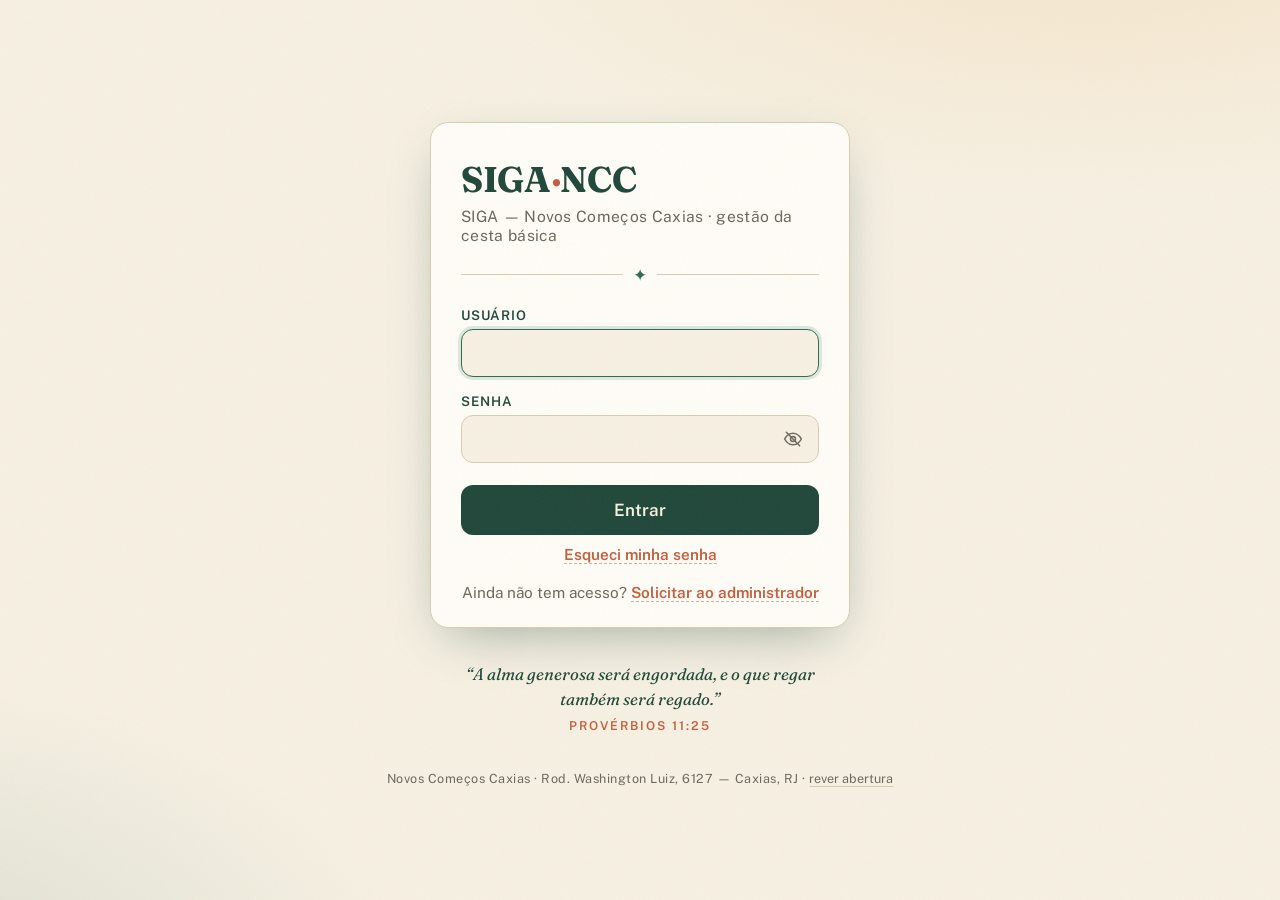
<file: index.html>
<!doctype html>
<html lang="pt-BR">
<head>
<meta charset="utf-8">
<meta name="viewport" content="width=device-width, initial-scale=1">
<script>
  // Atrás de um caminho (ex.: /siga-ncc) a barra final é obrigatória p/ os links relativos: corrige sozinho.
  if (!/\/$|\.[a-z0-9]+$/i.test(location.pathname)) location.replace(location.pathname + '/' + location.search + location.hash);
</script>
<title>SIGA-NCC · Painel</title>
<link rel="icon" type="image/svg+xml" href="icones/icone.svg">
<link rel="stylesheet" href="estoque-mapa.css">
<link rel="manifest" href="manifest.json">
<meta name="theme-color" content="#1F4739">
<link rel="apple-touch-icon" href="icones/apple-touch-icon.png">
<meta name="apple-mobile-web-app-capable" content="yes">
<link rel="preconnect" href="https://fonts.googleapis.com">
<link rel="preconnect" href="https://fonts.gstatic.com" crossorigin>
<link href="https://fonts.googleapis.com/css2?family=Fraunces:ital,opsz,wght@0,9..144,500;0,9..144,700;1,9..144,500&family=Public+Sans:ital,wght@0,400;0,500;0,600;1,400&display=swap" rel="stylesheet">
<link rel="stylesheet" href="./painel-ncc.css">
<style>
  :root {
    --papel: #F7F1E3;
    --verde: #1F4739;
    --verde-2: #2E6B52;
    --terracota: #C45D3C;
    --ambar: #E8A33D;
    --tinta: #2A2A26;
    --tinta-fraca: #6B675C;
    --borda: #D9CDB0;
    --radius: 16px;
    --sombra: 0 12px 34px -14px rgba(31, 71, 57, .35);
    /* tokens do painel (motor SVG portado do SIGMA v2) — alias sobre a paleta do SIGA */
    --txt: var(--tinta);
    --txt2: var(--tinta-fraca);
    --txt3: #8A8474;
    --cartao: #FFFDF8;
    --cartao-alto: #FFFBF0;
    --campo: var(--papel);
    --borda-forte: var(--borda);
    --ver-fundo: #FFFDF8;
    --sel-fundo: rgba(46, 107, 82, .12);
    --linha-hover: rgba(31, 71, 57, .05);
    --hover-fundo: rgba(31, 71, 57, .06);
    --hover-borda: var(--borda);
    --azul: var(--verde-2);
    --acento: var(--verde-2);
    --vermelho: #B4442B;
    --sp-1: 4px; --sp-2: 8px; --sp-3: 12px; --sp-4: 16px; --sp-5: 22px;
    --fs-xs: .72rem; --fs-sm: .84rem; --fs-base: 1rem; --fs-lg: 1.18rem;
    --r-sm: 9px; --r-md: 13px; --r-lg: 18px;
    --touch-min: 44px;
    font-size: 16px;
  }
  * { box-sizing: border-box; margin: 0; padding: 0; }
  body {
    font-family: 'Public Sans', sans-serif;
    color: var(--tinta);
    background:
      radial-gradient(900px 400px at 100% 0%, rgba(232,163,61,.1), transparent 55%),
      var(--papel);
    min-height: 100dvh;
    -webkit-font-smoothing: antialiased;
  }

  /* ---------- topo ---------- */
  header {
    position: sticky; top: 0; z-index: 20;
    background: rgba(247,241,227,.92);
    backdrop-filter: blur(6px);
    border-bottom: 1px solid var(--borda);
  }
  .topo-inner {
    max-width: 1020px; margin: 0 auto;
    padding: 12px 18px;
    display: flex; align-items: center; justify-content: space-between; gap: 12px;
  }
  .marca {
    font-family: 'Fraunces', serif;
    font-weight: 700;
    font-size: 1.25rem;
    color: var(--verde);
  }
  .marca em { color: var(--terracota); font-style: normal; }
  .quem {
    display: flex; align-items: center; gap: 10px;
    font-size: .88rem;
  }
  .quem .nome { font-weight: 600; }
  .selo {
    font: 600 .68rem 'Public Sans', sans-serif;
    letter-spacing: .1em;
    padding: 4px 10px;
    border-radius: 999px;
    background: var(--verde);
    color: var(--papel);
  }
  .selo.vol { background: var(--ambar); color: var(--verde); }
  .sair {
    font: 500 .85rem 'Public Sans', sans-serif;
    background: none;
    border: 1.5px solid var(--borda);
    color: var(--tinta-fraca);
    border-radius: 999px;
    padding: 7px 14px;
    cursor: pointer;
  }
  .sair:hover { border-color: var(--terracota); color: var(--terracota); }

  /* ---------- abas ---------- */
  nav {
    max-width: 1020px; margin: 0 auto;
    padding: 14px 18px 0;
    display: flex; gap: 6px;
    overflow-x: auto;
    position: relative;
    scrollbar-width: thin; scrollbar-color: var(--borda) transparent;
  }
  nav button {
    font: 600 .9rem 'Public Sans', sans-serif;
    background: none; border: none;
    color: var(--tinta-fraca);
    padding: 10px 16px 12px;
    cursor: pointer;
    border-bottom: 3px solid transparent;
    white-space: nowrap;
    transition: color .2s;
  }
  nav button:hover { color: var(--verde); }
  nav button.ativa { color: var(--verde); }
  .nav-ind {
    position: absolute; left: 0; bottom: 0; height: 3px; width: 0;
    background: var(--terracota); border-radius: 3px 3px 0 0;
    transition: transform .38s cubic-bezier(.16,1,.3,1), width .38s cubic-bezier(.16,1,.3,1);
    pointer-events: none;
  }
  nav button:disabled { opacity: .45; cursor: default; }
  nav button[hidden] { display: none; }

  main { max-width: 1020px; margin: 0 auto; padding: 20px 18px 60px; }
  section[hidden] { display: none; }
  .btn[hidden], .btn-mini[hidden], .chip[hidden] { display: none; }

  /* ---------- cartões ---------- */
  .kpis {
    display: grid;
    grid-template-columns: repeat(auto-fit, minmax(150px, 1fr));
    gap: 12px;
    margin-bottom: 22px;
  }
  .kpi {
    background: #FFFDF7;
    border: 1px solid var(--borda);
    border-radius: var(--radius);
    padding: 16px 16px 14px;
    box-shadow: var(--sombra);
  }
  .kpi .valor {
    font-family: 'Fraunces', serif;
    font-weight: 700;
    font-size: 2rem;
    color: var(--verde);
    line-height: 1.1;
  }
  .kpi.destaque { background: var(--verde); border-color: var(--verde); }
  .kpi.destaque .valor { color: var(--ambar); font-size: 2.6rem; }
  .kpi.destaque .rotulo { color: rgba(247,241,227,.85); }
  .kpi .rotulo {
    margin-top: 5px;
    font: 600 .74rem 'Public Sans', sans-serif;
    letter-spacing: .09em;
    text-transform: uppercase;
    color: var(--tinta-fraca);
  }
  .kpi .sub { margin-top: 3px; font-size: .8rem; color: var(--tinta-fraca); }

  .painel-bloco {
    background: #FFFDF7;
    border: 1px solid var(--borda);
    border-radius: var(--radius);
    box-shadow: var(--sombra);
    padding: 20px;
    margin-bottom: 18px;
  }
  .painel-bloco h2 {
    font-family: 'Fraunces', serif;
    font-size: 1.15rem;
    color: var(--verde);
    margin-bottom: 14px;
  }

  /* ---------- tabelas/listas ---------- */
  .lista { list-style: none; }
  .lista li {
    display: flex; justify-content: space-between; align-items: center; gap: 10px;
    padding: 10px 2px;
    border-bottom: 1px dashed var(--borda);
    font-size: .93rem;
  }
  .lista li:last-child { border-bottom: none; }
  .lista .esq { display: flex; flex-direction: column; gap: 2px; }
  .lista .forte { font-weight: 600; }
  .lista .fraco { font-size: .8rem; color: var(--tinta-fraca); }
  .badge {
    font: 600 .72rem 'Public Sans', sans-serif;
    padding: 4px 10px;
    border-radius: 999px;
    white-space: nowrap;
    background: var(--papel);
    border: 1px solid var(--borda);
    color: var(--tinta-fraca);
  }
  .badge.ok { background: #E3EFE7; border-color: #B9D6C4; color: var(--verde); }
  .badge.riso { background: #FBE8E2; border-color: #EEC3B4; color: #8A3A22; }
  .badge.ambar { background: #FBEFD5; border-color: #EBD3A0; color: #7A5510; }

  .alerta-linha { cursor: pointer; }
  .alerta-linha:hover { background: rgba(232,163,61,.08); }

  /* ---------- formulários ---------- */
  form { display: grid; gap: 14px; }
  .duas { display: grid; grid-template-columns: 1fr 1fr; gap: 14px; }
  @media (max-width: 520px) { .duas { grid-template-columns: 1fr; } }
  label {
    display: block;
    font: 600 .76rem 'Public Sans', sans-serif;
    letter-spacing: .08em;
    text-transform: uppercase;
    color: var(--verde);
    margin-bottom: 6px;
  }
  input, select {
    width: 100%;
    font: 1rem 'Public Sans', sans-serif;
    color: var(--tinta);
    background: var(--papel);
    border: 1.5px solid var(--borda);
    border-radius: 11px;
    padding: 12px 13px;
  }
  input:focus, select:focus {
    outline: none;
    border-color: var(--verde-2);
    box-shadow: 0 0 0 3px rgba(46,107,82,.14);
  }
  .btn {
    font: 600 .95rem 'Public Sans', sans-serif;
    color: var(--papel);
    background: var(--verde);
    border: none; border-radius: 11px;
    padding: 13px 22px;
    cursor: pointer;
  }
  .btn:hover { background: var(--verde-2); }
  .btn[disabled] { opacity: .6; cursor: wait; }
  .btn-mini {
    font: 600 .78rem 'Public Sans', sans-serif;
    background: none;
    border: 1.5px solid var(--borda);
    color: var(--verde);
    border-radius: 999px;
    padding: 6px 14px;
    cursor: pointer;
  }
  .btn-mini:hover { border-color: var(--verde); }
  .btn-mini[disabled] { opacity: .5; cursor: wait; }

  .mini-inp {
    width: 4.6rem; padding: 6px 8px; font-size: .85rem;
    border-radius: 8px; border-width: 1px;
  }
  .lista .dir { display: flex; align-items: center; gap: 6px; flex-wrap: wrap; justify-content: flex-end; }
  .admin-bloco { margin-bottom: 18px; }
  .admin-bloco h3 {
    font-family: 'Fraunces', serif; font-size: 1.02rem; color: var(--verde);
    margin: 4px 0 10px;
  }
  .admin-bloco .painel-bloco { margin-bottom: 0; }
  pre.saude {
    background: #12281F; color: #CFE3D6; border-radius: 12px;
    padding: 14px 16px; font: .8rem ui-monospace, 'SFMono-Regular', Menlo, monospace;
    white-space: pre-wrap; overflow-x: auto; margin-top: 12px;
  }
  .separador { height: 1px; background: var(--borda); margin: 26px 0; }

  .erro {
    display: none;
    padding: 11px 14px;
    background: #FBE8E2;
    border: 1px solid #EEC3B4;
    border-radius: 8px;
    color: #8A3A22;
    font-size: .9rem;
  }
  .erro.visivel { display: block; }

  table { width: 100%; border-collapse: collapse; font-size: .9rem; }
  th {
    text-align: left;
    font: 600 .72rem 'Public Sans', sans-serif;
    letter-spacing: .09em;
    text-transform: uppercase;
    color: var(--tinta-fraca);
    padding: 8px 8px 10px;
    border-bottom: 2px solid var(--borda);
  }
  td { padding: 10px 8px; border-bottom: 1px dashed var(--borda); }
  tr:last-child td { border-bottom: none; }
  .vazio { color: var(--tinta-fraca); font-style: italic; font-size: .9rem; padding: 12px 2px; }

  .cabecalho-bloco {
    display: flex; justify-content: space-between; align-items: center;
    gap: 10px; margin-bottom: 14px; flex-wrap: wrap;
  }
  .cabecalho-bloco h2 { margin-bottom: 0; }
  .filtros { display: flex; gap: 8px; align-items: center; }
  .filtros select { width: auto; padding: 8px 10px; font-size: .88rem; }

  .versiculo-rodape {
    margin-top: 30px;
    text-align: center;
    font-family: 'Fraunces', serif;
    font-style: italic;
    font-size: .95rem;
    line-height: 1.5;
    color: var(--verde);
    max-width: 46ch;
    margin-left: auto; margin-right: auto;
  }
  .versiculo-rodape span {
    display: block; margin-top: 6px;
    font: 600 .7rem 'Public Sans', sans-serif;
    letter-spacing: .16em; text-transform: uppercase;
    color: var(--terracota);
  }

  /* ---------- modal troca de senha ---------- */
  .modal {
    position: fixed; inset: 0;
    background: rgba(18,40,31,.55);
    display: flex; align-items: center; justify-content: center;
    z-index: 50; backdrop-filter: blur(3px);
    padding: 20px;
  }
  .modal[hidden] { display: none; }
  .modal-cartao {
    width: min(420px, 100%);
    background: #FFFDF7;
    border-radius: var(--radius);
    padding: 28px 26px;
    box-shadow: var(--sombra);
  }
  .modal-cartao h2 { font-family: 'Fraunces', serif; color: var(--verde); font-size: 1.4rem; margin-bottom: 6px; }
  .modal-cartao .sub { color: var(--tinta-fraca); font-size: .9rem; margin-bottom: 18px; }

  #toast {
    position: fixed; left: 50%; bottom: 24px;
    transform: translateX(-50%) translateY(80px);
    background: var(--verde); color: var(--papel);
    padding: 13px 22px; border-radius: 12px;
    font: 500 .92rem 'Public Sans', sans-serif;
    box-shadow: var(--sombra);
    transition: transform .35s ease;
    z-index: 60; max-width: min(420px, 92vw); text-align: center;
  }
  #toast.visivel { transform: translateX(-50%) translateY(0); }

  /* =========================================================
     Movimento e feedback (etapa 1 — "painel vivo")
     Tudo parte do estado final visível; só entra com transform/opacity.
     ========================================================= */
  :root { --sai: cubic-bezier(.16, 1, .3, 1); }
  ::selection { background: rgba(232,163,61,.35); color: var(--verde); }
  .kpi .valor, td, .badge, .lista .fraco { font-variant-numeric: lining-nums tabular-nums; }
  button:focus-visible, [role="button"]:focus-visible, a:focus-visible {
    outline: 2px solid var(--verde-2); outline-offset: 3px; border-radius: 8px;
  }
  nav button:focus-visible { outline-offset: -2px; }

  /* troca de aba */
  main > section.aba-entra { animation: aba-entra .34s var(--sai) both; }
  @keyframes aba-entra { from { opacity: 0; transform: translateY(10px); } }

  /* KPIs e blocos entram em escada na 1ª carga */
  .kpis .kpi, .painel-bloco { transition: transform .25s var(--sai), box-shadow .25s var(--sai); }
  .kpi:hover { transform: translateY(-2px); box-shadow: 0 16px 34px -14px rgba(31,71,57,.4); }
  .kpis.entra .kpi, main > section.aba-entra .painel-bloco { animation: subir-leve .5s var(--sai) both; animation-delay: calc(var(--i, 0) * 55ms); }
  @keyframes subir-leve { from { opacity: 0; transform: translateY(14px); } }

  /* listas em cascata */
  .entra > * { animation: subir-leve .4s var(--sai) both; animation-delay: calc(var(--i, 0) * 45ms); }

  /* esqueleto */
  .lista li.sk { gap: 18px; padding: 14px 2px; }
  .sk-barra, .sk-pilula {
    height: 14px; border-radius: 7px;
    background: linear-gradient(90deg, #EDE4CC 25%, #F7F1E3 50%, #EDE4CC 75%);
    background-size: 220% 100%;
    animation: brilho 1.4s linear infinite;
  }
  .sk-barra { flex: 1; max-width: 60%; }
  .sk-pilula { width: 96px; height: 22px; border-radius: 999px; }
  @keyframes brilho { from { background-position: 120% 0; } to { background-position: -120% 0; } }
  .lista li.sk-verso {
    display: block; border: none; padding: 16px 4px 4px; text-align: center;
    font: italic .9rem/1.5 'Fraunces', serif; color: var(--verde);
    animation: subir-leve .6s .5s var(--sai) both;
  }
  .sk-verso span, .vazio-verso span {
    display: block; margin-top: 4px;
    font: 600 .68rem 'Public Sans', sans-serif; letter-spacing: .14em; text-transform: uppercase; color: var(--terracota);
  }

  /* estado vazio com versículo */
  .lista li.vazio-verso {
    display: block; text-align: center; border: none; padding: 18px 8px 6px;
  }
  .vazio-verso strong { display: block; font: 600 1rem 'Public Sans', sans-serif; color: var(--verde); margin-bottom: 10px; }
  .vazio-verso q { display: block; quotes: none; font: italic .9rem/1.5 'Fraunces', serif; color: var(--tinta-fraca); max-width: 44ch; margin: 0 auto; }

  /* versículo do rodapé */
  .versiculo-rodape { cursor: pointer; border-radius: 12px; padding: 8px 12px; transition: opacity .42s var(--sai), filter .42s var(--sai), transform .42s var(--sai); }
  .versiculo-rodape:hover { background: rgba(31,71,57,.04); }
  .versiculo-rodape .v-texto { quotes: none; display: block; }
  .versiculo-rodape.trocando { opacity: 0; filter: blur(3px); transform: translateY(6px); }

  /* botões: pressionar, carregando */
  .btn { display: inline-flex; align-items: center; justify-content: center; gap: 9px; transition: background .15s, transform .12s var(--sai), box-shadow .2s; }
  .btn:active:not([disabled]), .btn-mini:active:not([disabled]), .sair:active { transform: scale(.97); }
  .btn[disabled]::before {
    content: ''; width: 15px; height: 15px; border-radius: 50%;
    border: 2px solid rgba(247,241,227,.35); border-top-color: var(--papel);
    animation: gira .7s linear infinite;
  }
  .btn-mini { transition: border-color .15s, transform .12s var(--sai); }
  .btn-mini.carregando::before {
    content: ''; display: inline-block; width: 11px; height: 11px; margin-right: 7px; vertical-align: -1px; border-radius: 50%;
    border: 2px solid var(--borda); border-top-color: var(--verde); animation: gira .7s linear infinite;
  }
  @keyframes gira { to { transform: rotate(360deg); } }

  /* erro: balança uma vez */
  .erro.visivel { animation: balanca .42s var(--sai); }
  @keyframes balanca { 20% { transform: translateX(-6px); } 40% { transform: translateX(5px); } 60% { transform: translateX(-3px); } 80% { transform: translateX(2px); } }
  input:invalid:not(:placeholder-shown):not(:focus) { border-color: #D9A08C; }
  input, select { transition: border-color .15s, box-shadow .2s; }

  /* alerta lido */
  .alerta-linha { transition: opacity .35s, background .2s, transform .35s var(--sai); }
  .alerta-linha.lido { opacity: .4; transform: translateX(6px); pointer-events: none; }
  .alerta-linha.lido .forte { text-decoration: line-through; text-decoration-color: var(--borda); }

  /* toast com tipo */
  #toast { opacity: 0; transition: transform .45s var(--sai), opacity .25s; display: flex; align-items: center; gap: 10px; }
  #toast.visivel { opacity: 1; }
  #toast::before { content: ''; flex: none; width: 9px; height: 9px; border-radius: 50%; background: var(--ambar); }
  #toast.ok::before { background: #7FD1A4; }
  #toast.erro { background: #8A3A22; }
  #toast.erro::before { background: #FFD3C4; }

  /* faixa de demonstração */
  .sub-alerta { color: #8A3A22 !important; font-weight: 600; }
  #faixa-demo {
    position: relative;
    background: var(--ambar); color: var(--verde);
    font: 500 .78rem 'Public Sans', sans-serif; text-align: center; padding: 6px 12px;
  }
  #faixa-demo[hidden] { display: none; }
  #demo-reiniciar {
    font: inherit; margin-left: 6px; border: 1px solid var(--verde); background: transparent;
    color: var(--verde); border-radius: 999px; padding: 1px 10px; cursor: pointer;
  }

  /* celebração (momento único: doação recebida / cesta montada) */
  .celebra {
    position: fixed; inset: 0; z-index: 70;
    display: flex; align-items: center; justify-content: center; padding: 20px;
    background: rgba(18,40,31,.5); backdrop-filter: blur(3px);
    animation: veu .3s ease-out both;
  }
  .celebra.saindo { animation: veu .26s ease-in reverse both; }
  @keyframes veu { from { opacity: 0; } }
  .celebra-cartao {
    width: min(400px, 100%); text-align: center;
    background: #FFFDF7; border-radius: 22px; padding: 30px 26px 24px;
    box-shadow: 0 30px 60px -20px rgba(0,0,0,.45);
    animation: cartao-sobe .6s var(--sai) both;
  }
  .celebra.saindo .celebra-cartao { animation: cartao-sobe .26s ease-in reverse both; }
  @keyframes cartao-sobe { from { opacity: 0; transform: translateY(26px) scale(.94); } }
  .celebra-selo { position: relative; width: 64px; height: 64px; margin: 0 auto 14px; color: var(--verde-2); }
  .c-anel { stroke-dasharray: 176; stroke-dashoffset: 176; animation: desenha .6s .15s var(--sai) forwards; }
  .c-check { stroke: var(--terracota); stroke-dasharray: 44; stroke-dashoffset: 44; animation: desenha .4s .55s var(--sai) forwards; }
  @keyframes desenha { to { stroke-dashoffset: 0; } }
  .celebra-graos { position: absolute; inset: 0; pointer-events: none; }
  .celebra-graos i { position: absolute; left: 50%; top: 50%; width: 7px; height: 11px; border-radius: 50% 50% 50% 50% / 60% 60% 40% 40%; opacity: 0; }
  .celebra h2 { font: 700 1.45rem/1.2 'Fraunces', serif; color: var(--verde); text-wrap: balance; }
  .celebra-detalhe { margin-top: 6px; color: var(--tinta-fraca); font-size: .95rem; }
  .celebra blockquote {
    margin: 18px 0 20px; padding-top: 16px; border-top: 1px dashed var(--borda);
    font: italic .95rem/1.5 'Fraunces', serif; color: var(--verde);
    animation: subir-leve .6s .7s var(--sai) both;
  }
  .celebra blockquote span {
    display: block; margin-top: 6px;
    font: 600 .68rem 'Public Sans', sans-serif; letter-spacing: .14em; text-transform: uppercase; color: var(--terracota);
  }

  /* =========================================================
     Etapa 3 — Receber e Estoque
     ========================================================= */
  .chips { display: flex; flex-wrap: wrap; gap: 8px; margin-bottom: 10px; }
  .chips:empty { display: none; }
  .chip {
    font: 600 .86rem 'Public Sans', sans-serif;
    color: var(--verde); background: var(--papel);
    border: 1.5px solid var(--borda); border-radius: 999px;
    padding: 9px 15px; min-height: 40px; cursor: pointer;
    transition: background .18s, border-color .18s, color .18s, transform .12s var(--sai);
  }
  .chip:hover { border-color: var(--verde-2); }
  .chip:active { transform: scale(.96); }
  .chip[aria-pressed="true"] { background: var(--verde); border-color: var(--verde); color: var(--papel); }

  .passo { display: flex; align-items: stretch; gap: 6px; }
  .passo input { text-align: center; font-weight: 600; font-variant-numeric: tabular-nums; }
  .passo-btn {
    flex: none; width: 48px; border-radius: 11px;
    border: 1.5px solid var(--borda); background: #FFFDF7; color: var(--verde);
    display: grid; place-items: center; cursor: pointer;
    transition: border-color .15s, background .15s, transform .12s var(--sai);
  }
  .passo-btn:hover { border-color: var(--verde-2); background: rgba(46,107,82,.06); }
  .passo-btn:active { transform: scale(.94); }
  .atalhos { display: flex; gap: 6px; margin-top: 8px; }
  .atalho {
    font: 600 .78rem 'Public Sans', sans-serif; color: var(--tinta-fraca);
    background: none; border: 1px dashed var(--borda); border-radius: 999px;
    padding: 5px 11px; cursor: pointer; transition: color .15s, border-color .15s;
  }
  .atalho:hover { color: var(--verde); border-color: var(--verde-2); }
  input.pulso { animation: pulso .35s var(--sai); }
  @keyframes pulso { 40% { box-shadow: 0 0 0 4px rgba(232,163,61,.35); } }

  .dica-campo { min-height: 1.2em; margin-top: 6px; font-size: .8rem; font-weight: 600; transition: color .2s; }
  .dica-campo.ok { color: var(--verde-2); }
  .dica-campo.ambar { color: #7A5510; }
  .dica-campo.riso { color: #8A3A22; }

  #r-recentes li.novo { animation: chega .5s var(--sai) both; }
  @keyframes chega { from { opacity: 0; transform: translateY(-8px); background: rgba(232,163,61,.18); } }

  .busca { width: 220px; max-width: 100%; padding: 8px 12px; font-size: .88rem; border-radius: 999px; }
  .filtros { flex-wrap: wrap; justify-content: flex-end; }
  .resumo { margin: -4px 0 12px; font-size: .84rem; color: var(--tinta-fraca); }
  .resumo b { color: var(--verde); }
  /* celular: cada lote vira um bloco empilhado */
  @media (max-width: 560px) {
    #aba-estoque thead { display: none; }
    #aba-estoque tbody tr {
      display: flex; flex-wrap: wrap; align-items: baseline; gap: 4px 14px;
      padding: 12px 2px; border-bottom: 1px dashed var(--borda);
    }
    #aba-estoque tbody tr:last-child { border-bottom: none; }
    #aba-estoque td { border: none; padding: 0; }
    #aba-estoque td[data-c="produto"] { flex: 1 1 calc(100% - 110px); }
    #aba-estoque td[data-c="qtd"] { flex: 0 0 auto; margin-left: auto; font-weight: 700; color: var(--verde); white-space: nowrap; }
    #aba-estoque td[data-c="info"] { flex: 0 0 auto; font-size: .8rem; color: var(--tinta-fraca); }
    #aba-estoque td[data-l]::before { content: attr(data-l) ' · '; font-weight: 600; color: var(--verde); }
    #aba-estoque td[colspan] { flex: 1 1 100%; }
    #aba-estoque .filtros { width: 100%; justify-content: flex-start; }
    #aba-estoque .filtros .busca { flex: 1 1 100%; width: auto; }
    #aba-estoque .filtros label { position: absolute; width: 1px; height: 1px; overflow: hidden; clip: rect(0 0 0 0); }
    #aba-estoque .filtros select { flex: 1; }
  }
  /* =========================================================
     Etapa 4 — Cestas
     ========================================================= */
  .rotulo-lista { display: block; font: 600 .76rem 'Public Sans', sans-serif; letter-spacing: .08em; text-transform: uppercase; color: var(--verde); margin-bottom: 8px; }

  /* barra de "quantas cestas cabem" por item; o que limita fica em destaque */
  .barra { display: block; height: 6px; border-radius: 3px; background: #EDE4CC; margin-top: 6px; overflow: hidden; max-width: 220px; }
  .barra i { display: block; height: 100%; width: 100%; border-radius: 3px; background: var(--verde-2); transform-origin: left; transform: scaleX(var(--p, 0)); transition: transform .8s var(--sai); }
  .barra.gargalo i { background: var(--ambar); }
  .barra.zero i { background: var(--terracota); }
  .gargalo-tag { color: #7A5510; font-weight: 600; }

  /* conferência: o que a cesta leva */
  .conferencia { list-style: none; display: grid; gap: 2px; background: var(--papel); border: 1px solid var(--borda); border-radius: 12px; padding: 6px 12px; }
  .conferencia li { display: flex; align-items: center; gap: 10px; padding: 8px 0; font-size: .93rem; border-bottom: 1px dashed var(--borda); }
  .conferencia li:last-child { border-bottom: none; }
  .conferencia .marca {
    flex: none; width: 20px; height: 20px; border-radius: 50%;
    border: 2px solid var(--verde-2); display: grid; place-items: center; color: #FFFDF7;
    transition: background .25s var(--sai), border-color .25s;
  }
  .conferencia .marca svg { width: 12px; height: 12px; stroke-dasharray: 18; stroke-dashoffset: 18; transition: stroke-dashoffset .3s var(--sai); }
  .conferencia .nome { flex: 1; font-weight: 600; transition: color .3s, text-decoration-color .3s; }
  .conferencia .qtd { font-variant-numeric: lining-nums tabular-nums; color: var(--tinta-fraca); white-space: nowrap; }
  .conferencia li.falta .marca { border-color: var(--terracota); background: #FBE8E2; }
  .conferencia li.falta .qtd { color: #8A3A22; font-weight: 600; }
  /* ao confirmar: cada item é "riscado" em sequência */
  .conferencia.baixando li.ok { transition: opacity .4s; transition-delay: calc(var(--i, 0) * 110ms); }
  .conferencia.baixando li.ok .marca { background: var(--verde-2); transition-delay: calc(var(--i, 0) * 110ms); }
  .conferencia.baixando li.ok .marca svg { stroke-dashoffset: 0; transition-delay: calc(var(--i, 0) * 110ms + 120ms); }
  .conferencia.baixando li.ok .nome { text-decoration: line-through; text-decoration-color: var(--verde-2); color: var(--tinta-fraca); transition-delay: calc(var(--i, 0) * 110ms + 120ms); }

  .bloqueio { font-size: .88rem; color: #8A3A22; background: #FBE8E2; border: 1px solid #EEC3B4; border-radius: 10px; padding: 10px 12px; }
  .bloqueio[hidden] { display: none; }
  .acoes-cesta { display: flex; align-items: center; gap: 10px; flex-wrap: wrap; }
  .btn.confirma { background: var(--terracota); animation: pulso-btn .5s var(--sai); }
  .btn.confirma:hover { background: #AD4D2F; }
  .btn[disabled].travado { opacity: .5; cursor: not-allowed; }
  .btn[disabled].travado::before { display: none; }
  @keyframes pulso-btn { from { transform: scale(.97); } }
  #cesta-recentes tr.novo td { animation: chega-tr .6s var(--sai) both; }
  @keyframes chega-tr { from { background: rgba(232,163,61,.22); } }

  @media (max-width: 560px) {
    #cesta-itens li { flex-wrap: wrap; }
    #cesta-itens .esq { flex: 1 1 100%; }
    #cesta-itens .dir { width: 100%; justify-content: flex-start; }
    #aba-cestas thead { display: none; }
    #aba-cestas #cesta-recentes tr { display: flex; flex-wrap: wrap; align-items: baseline; gap: 2px 12px; padding: 11px 2px; border-bottom: 1px dashed var(--borda); }
    #aba-cestas #cesta-recentes td { border: none; padding: 0; }
    #aba-cestas #cesta-recentes td[data-c="quem"] { flex: 1 1 calc(100% - 90px); }
    #aba-cestas #cesta-recentes td[data-c="itens"] { margin-left: auto; font-weight: 700; color: var(--verde); }
    #aba-cestas #cesta-recentes td[data-c="info"] { font-size: .8rem; color: var(--tinta-fraca); }
  }
  /* =========================================================
     Etapa 5 — Movimentos
     ========================================================= */
  .chip small { font-weight: 500; opacity: .7; margin-left: 4px; font-variant-numeric: lining-nums tabular-nums; }
  #corpo-movimentos tr.dia td { padding: 16px 8px 6px; border-bottom: 2px solid var(--borda); font: 600 .74rem 'Public Sans', sans-serif; letter-spacing: .1em; text-transform: uppercase; color: var(--verde); }
  #corpo-movimentos tr.dia:first-child td { padding-top: 4px; }
  .qtd-mov { font-weight: 700; font-variant-numeric: lining-nums tabular-nums; white-space: nowrap; }
  .qtd-mov.mais { color: var(--verde-2); }
  .qtd-mov.menos { color: #8A3A22; }
  @media (max-width: 560px) {
    #aba-movimentos thead { display: none; }
    #aba-movimentos #corpo-movimentos tr:not(.dia) { display: flex; flex-wrap: wrap; align-items: baseline; gap: 3px 12px; padding: 11px 2px; border-bottom: 1px dashed var(--borda); }
    #aba-movimentos #corpo-movimentos tr.dia { display: block; }
    #aba-movimentos #corpo-movimentos td { border: none; padding: 0; }
    #aba-movimentos #corpo-movimentos tr.dia td { padding: 14px 0 6px; display: block; }
    #aba-movimentos td[data-c="produto"] { flex: 1 1 calc(100% - 120px); font-weight: 600; }
    #aba-movimentos td[data-c="qtd"] { margin-left: auto; }
    #aba-movimentos td[data-c="info"] { font-size: .8rem; color: var(--tinta-fraca); }
  }
  .lista-lotes { margin-top: 4px; }
  .lista-lotes > summary { cursor: pointer; font: 600 .9rem 'Public Sans', sans-serif; color: var(--verde-2); padding: 12px 4px; list-style-position: inside; }
  .lista-lotes[open] > summary { margin-bottom: 8px; }
  .legenda-mapa { margin-top: 14px; font-size: .8rem; color: var(--tinta-fraca); display: flex; align-items: center; gap: 6px; flex-wrap: wrap; }
  .legenda-mapa { gap: 6px 16px; }
  .legenda-mapa .leg { display: inline-flex; align-items: center; gap: 6px; white-space: nowrap; }
  .legenda-mapa .pino { margin: 0; }
  .novo-produto { margin-top: 12px; padding: 12px 14px; border: 1px dashed var(--verde-2); border-radius: 12px; background: rgba(46,107,82,.05); display: grid; gap: 10px; }
  .novo-produto[hidden] { display: none; }
  .novo-produto .dica-campo { margin: 0; font-weight: 500; }
  .chip-novo { border-style: dashed; color: var(--verde-2); }
  .sr-so { position: absolute; width: 1px; height: 1px; overflow: hidden; clip: rect(0 0 0 0); white-space: nowrap; }
  /* opções (rádio) da aba Cestas: parecem chips; o escolhido fica verde */
  .chip.opcao { display: inline-flex; align-items: center; gap: 8px; }
  .chip.opcao input { position: absolute; opacity: 0; width: 1px; height: 1px; }
  .chip.opcao:has(input:checked) { background: var(--verde); border-color: var(--verde); color: var(--papel); }
  .chip.opcao:has(input:focus-visible) { outline: 2px solid var(--ambar); outline-offset: 2px; }
  .trilha-vazio { display: none; }
  .sub-abas { margin-bottom: 14px; }
  .sub-abas .chip small { font-weight: 700; margin-left: 4px; }
  .seletor { margin-bottom: 4px; }
  .add-item { display: flex; gap: 8px; margin-top: 10px; flex-wrap: wrap; }
  .add-item select { flex: 1 1 200px; width: auto; padding: 8px 10px; font-size: .9rem; }
  .conferencia li .passo-mini { display: flex; align-items: center; gap: 4px; }
  .conferencia li .passo-mini button { width: 32px; height: 32px; border-radius: 8px; border: 1px solid var(--borda); background: #FFFDF7; color: var(--verde); cursor: pointer; font: 700 1rem 'Public Sans', sans-serif; line-height: 1; }
  .conferencia li .passo-mini input { width: 4.2rem; padding: 6px; text-align: center; font-size: .9rem; border-radius: 8px; border-width: 1px; }
  .conferencia li .tirar { border: none; background: none; color: var(--tinta-fraca); cursor: pointer; font-size: 1.2rem; width: 32px; height: 32px; border-radius: 8px; }
  .conferencia li .tirar:hover { color: var(--terracota); background: #FBE8E2; }
  .conferencia li .saldo-item { font-size: .76rem; color: var(--tinta-fraca); display: block; font-weight: 500; }
  .conferencia li.falta .saldo-item { color: #8A3A22; font-weight: 600; }
  .conferencia li .info-item { flex: 1; min-width: 0; }
  @media (max-width: 560px) { .conferencia li { flex-wrap: wrap; } .conferencia li .info-item { flex: 1 1 calc(100% - 40px); } .conferencia li .passo-mini { margin-left: 30px; } }
  .pronta .esq .fraco b { color: var(--verde); }
  .periodo { margin-bottom: 8px; }
  .periodo .chip { min-height: 34px; padding: 6px 12px; font-size: .8rem; }
  .m-datas { margin-bottom: 10px; max-width: 420px; }
  .m-datas[hidden] { display: none; }
  .mais-box { text-align: center; margin-top: 14px; }
  .mov-extra { display: block; font-size: .76rem; color: var(--tinta-fraca); font-weight: 500; margin-top: 2px; }
  td mark { background: rgba(232,163,61,.3); color: inherit; border-radius: 3px; padding: 0 2px; }



  /* ---- levantamento do estoque ---- */
  .lev-sub { font: 400 .85rem 'Public Sans', sans-serif; color: var(--tinta-fraca); margin-left: 6px; }
  .lev-h { font: 600 .95rem 'Public Sans', sans-serif; margin: 18px 0 6px; color: var(--verde); }
  .lev-barra { height: 10px; border-radius: 6px; background: var(--borda); overflow: hidden; }
  .lev-barra span { display: block; height: 100%; background: var(--verde-2); transition: width .4s; }
  .lev-grade { display: grid; grid-template-columns: repeat(auto-fill, minmax(150px, 1fr)); gap: 12px; }
  .lev-est { border: 1px solid var(--borda); border-radius: var(--r-md); padding: 10px; background: var(--cartao-alto); display: grid; gap: 6px; }
  .lev-est h3 { font: 600 .85rem 'Public Sans', sans-serif; color: var(--tinta-fraca); margin: 0 0 2px; }
  .lev-cel { display: flex; flex-direction: column; align-items: flex-start; gap: 1px; min-height: var(--touch-min); padding: 8px 10px; text-align: left; cursor: pointer;
    border: 1px solid var(--borda); border-radius: var(--r-sm); background: var(--cartao); font: inherit; color: var(--tinta); }
  .lev-cel b { font-size: .9rem; } .lev-cel span { font-size: .76rem; color: var(--tinta-fraca); } .lev-cel em { font-size: .72rem; color: var(--terracota); font-style: normal; font-weight: 600; }
  .lev-cel:hover { border-color: var(--verde); }
  .lev-cel.ok { background: #E3EFE7; border-color: #B9D6C4; } .lev-cel.ok span { color: var(--verde); font-weight: 600; }
  .lev-dica { font-size: .84rem; color: var(--tinta-fraca); margin-top: 6px; }
  .lev-dica select { width: auto; padding: 4px 8px; margin-left: 4px; }
  .lev-acoes { display: flex; gap: 10px; flex-wrap: wrap; justify-content: flex-end; margin-top: 16px; }

  /* ---- central de notificações: sino, cartões de aviso, retorno do ADM ---- */
  .sino { position: relative; width: 40px; height: 40px; display: inline-grid; place-items: center; border-radius: 50%;
    border: 1px solid var(--borda); background: var(--cartao); color: var(--verde); cursor: pointer; transition: border-color .15s, transform .12s; }
  .sino svg { width: 20px; height: 20px; }
  .sino:hover { border-color: var(--verde); }
  .sino:active { transform: scale(.95); }
  .sino.tem svg { animation: sino-balanca 2.4s ease-in-out 1; transform-origin: 50% 10%; }
  .sino-n { position: absolute; top: -4px; right: -4px; min-width: 18px; height: 18px; padding: 0 5px; border-radius: 9px;
    background: var(--terracota); color: #fff; font: 700 .68rem/18px 'Public Sans', sans-serif; text-align: center; }
  .sino-n[hidden] { display: none; }
  @keyframes sino-balanca { 0%, 100% { transform: rotate(0); } 15% { transform: rotate(14deg); } 30% { transform: rotate(-12deg); } 45% { transform: rotate(8deg); } 60% { transform: rotate(-5deg); } }
  .av-resumo { font: 400 .8rem 'Public Sans', sans-serif; color: var(--tinta-fraca); margin-left: 6px; }
  .av-lista { list-style: none; margin: 0; padding: 0; display: grid; gap: 10px; }
  .av { display: flex; align-items: center; gap: 12px; padding: 12px 14px; border: 1px solid var(--borda); border-left-width: 5px; border-radius: var(--r-md);
    background: var(--cartao); cursor: pointer; transition: transform .15s var(--sai, ease), box-shadow .2s, background .2s; }
  .av:hover { box-shadow: var(--sombra); transform: translateY(-1px); }
  .av:focus-visible { outline: 2px solid var(--verde-2); outline-offset: 2px; }
  .av.urg { border-left-color: var(--terracota); } .av.aten { border-left-color: var(--ambar); } .av.info { border-left-color: var(--verde-2); }
  .av.feito { opacity: .6; }
  .av-ponto { flex: none; width: 10px; height: 10px; border-radius: 50%; background: transparent; }
  .av.novo .av-ponto { background: var(--terracota); box-shadow: 0 0 0 4px rgba(196, 93, 60, .18); }
  .av-corpo { flex: 1; min-width: 0; display: flex; flex-direction: column; gap: 2px; }
  .av-tit { font-weight: 600; }
  .av.novo .av-tit { color: var(--verde); }
  .av-msg { font-size: .88rem; color: var(--tinta); overflow: hidden; display: -webkit-box; -webkit-line-clamp: 2; -webkit-box-orient: vertical; }
  .av-meta { font-size: .76rem; color: var(--tinta-fraca); }
  .av-seta { flex: none; font-size: 1.5rem; color: var(--tinta-fraca); line-height: 1; }
  .av-mais { text-align: center; }
  .av-mais:hover { box-shadow: none; transform: none; }
  .ntf-topo { display: flex; justify-content: space-between; align-items: center; gap: 8px; flex-wrap: wrap; margin-bottom: 6px; }
  .av-texto { font-size: 1rem; line-height: 1.55; margin: 0 0 8px; }
  .ret-det { margin-top: 8px; display: block; overflow-x: auto; }
  .ret-det[hidden] { display: none; }
  .ret-tab { width: 100%; font-size: .78rem; border-collapse: collapse; }
  .ret-tab th, .ret-tab td { padding: 4px 8px 4px 0; text-align: left; border-bottom: 1px solid var(--borda); white-space: nowrap; }
  @media (prefers-reduced-motion: reduce) { .sino.tem svg { animation: none; } }
  @media (max-width: 520px) { .quem { gap: 6px; } .quem .nome { max-width: 76px; overflow: hidden; text-overflow: ellipsis; white-space: nowrap; } .selo { padding-left: 8px; padding-right: 8px; } }

  @media (prefers-reduced-motion: reduce) {
    *, *::before, *::after { animation-duration: .001ms !important; animation-delay: 0ms !important; transition-duration: .001ms !important; }
    .sk-barra, .sk-pilula { animation: none; }
    .c-anel, .c-check { stroke-dashoffset: 0; }
  }
</style>
</head>
<body>


<header>
  <div class="topo-inner">
    <div class="marca">SIGA<em>·</em>NCC</div>
    <div class="quem">
      <span class="nome" id="nome-usuario"></span>
      <span class="selo" id="selo-papel" hidden></span>
      <button class="sino" id="btn-sino" type="button" aria-label="Notificações">
        <svg viewBox="0 0 24 24" fill="none" stroke="currentColor" stroke-width="2" stroke-linecap="round" stroke-linejoin="round" aria-hidden="true"><path d="M6 9a6 6 0 1 1 12 0c0 6 2.5 7.5 2.5 7.5h-17S6 15 6 9z"/><path d="M10 20a2 2 0 0 0 4 0"/></svg>
        <span class="sino-n" id="sino-n" hidden></span>
      </button>
      <button class="sair" id="btn-sair" type="button">Sair</button>
    </div>
  </div>
</header>

<nav aria-label="Seções do app" id="nav">
  <span class="nav-ind" id="nav-ind" aria-hidden="true"></span>
  <button class="ativa" data-aba="painel" type="button">Painel</button>
  <button data-aba="receber" type="button">Receber doação</button>
  <button data-aba="estoque" type="button">Estoque</button>
  <button data-aba="cestas" type="button">Cestas</button>
  <button data-aba="recebedores" type="button">Recebedores</button>
  <button data-aba="escala" type="button">Escala</button>
  <button data-aba="movimentos" type="button">Movimentos</button>
  <button data-aba="admin" id="nav-admin" type="button" hidden>Admin</button>
</nav>

<main>
  <!-- ============ PAINEL ============ -->
  <section id="aba-painel">
    <div id="painel-raiz"></div>

    <div class="versiculo-rodape" id="versiculo"></div>
  </section>


  <!-- ============ RECEBER ============ -->
  <section id="aba-receber" hidden>
    <div class="painel-bloco">
      <h2>Registrar recebimento de doação</h2>
      <form id="form-receber">
        <div>
          <label>Produto <span style="text-transform:none;letter-spacing:0;font-weight:400">(toque num atalho ou escolha na lista)</span></label>
          <div class="chips" id="r-chips" role="group" aria-label="Produtos da cesta"></div>
          <label for="r-produto" class="sr-so">Produto</label>
          <select id="r-produto" required>
            <option value="">— escolha na lista —</option>
          </select>
          <div class="novo-produto" id="r-novo" hidden>
            <div>
              <label for="r-novo-nome">Nome do produto novo</label>
              <input id="r-novo-nome" type="text" autocomplete="off" placeholder="Ex.: Fralda geriátrica">
            </div>
            <div>
              <label for="r-novo-cat">Categoria</label>
              <select id="r-novo-cat">
                <option value="OUTRO">Outro</option>
                <option value="GRAO">Grão / massa</option>
                <option value="ENLATADO">Enlatado</option>
                <option value="TEMPERO">Tempero</option>
                <option value="BEBIDA">Bebida</option>
                <option value="DOCE">Doce</option>
              </select>
            </div>
            <p class="dica-campo">Fica no catálogo, fora da receita da cesta (o ADM pode incluir depois).</p>
          </div>
        </div>
        <div class="duas">
          <div>
            <label for="r-qtd">Quantidade</label>
            <div class="passo">
              <button type="button" class="passo-btn" data-passo="-1" aria-label="Diminuir">−</button>
              <input id="r-qtd" type="number" step="any" min="0.01" inputmode="decimal" required>
              <button type="button" class="passo-btn" data-passo="1" aria-label="Aumentar">+</button>
            </div>
            <div class="atalhos">
              <button type="button" class="atalho" data-soma="5">+5</button>
              <button type="button" class="atalho" data-soma="10">+10</button>
              <button type="button" class="atalho" data-soma="0">zerar</button>
            </div>
          </div>
          <div>
            <label for="r-unidade">Unidade</label>
            <input id="r-unidade" type="text" readonly placeholder="vem do produto">
          </div>
        </div>
        <div class="duas">
          <div>
            <label for="r-validade">Validade <span style="text-transform:none;letter-spacing:0;font-weight:400">(se tiver)</span></label>
            <input id="r-validade" type="date">
            <div class="dica-campo" id="r-validade-dica" aria-live="polite"></div>
          </div>
          <div>
            <label for="r-local">Local na prateleira</label>
            <select id="r-local">
              <option value="">— não informar —</option>
            </select>
          </div>
        </div>
        <div class="duas">
          <div>
            <label for="r-lote">Nº do lote <span style="text-transform:none;letter-spacing:0;font-weight:400">(opcional)</span></label>
            <input id="r-lote" type="text">
          </div>
          <div>
            <label for="r-doador">Doador <span style="text-transform:none;letter-spacing:0;font-weight:400">(opcional)</span></label>
            <input id="r-doador" type="text" placeholder="Nome de quem doou" list="r-doadores" autocomplete="off">
            <datalist id="r-doadores"></datalist>
          </div>
        </div>
        <div>
          <label>Esta entrada foi</label>
          <span class="chips" id="r-origem" role="group" aria-label="Origem da entrada">
            <button type="button" class="chip" data-origem="DOACAO" aria-pressed="true">Doação</button>
            <button type="button" class="chip" data-origem="COMPRA" aria-pressed="false">Compra da igreja</button>
          </span>
        </div>
        <div class="erro" id="erro-receber" role="alert"></div>
        <div><button class="btn" id="btn-receber" type="submit">Registrar entrada</button></div>
      </form>
    </div>

    <div class="painel-bloco" id="r-recentes-bloco" hidden>
      <h2>Registradas agora</h2>
      <ul class="lista" id="r-recentes"></ul>
    </div>
  </section>

  <!-- ============ ESTOQUE ============ -->
  <section id="aba-estoque" hidden>
    <div id="lev" hidden></div>
    <div class="painel-bloco" id="mapa-bloco">
      <div class="cabecalho-bloco">
        <h2>Mapa do estoque</h2>
        <span class="filtros">
          <button class="btn-mini" id="btn-levantamento" type="button">Levantamento do estoque</button>
          <button class="btn-mini" id="btn-atualizar-mapa" type="button">Atualizar</button>
        </span>
      </div>
      <input class="busca" id="mapa-busca" type="search" placeholder="Buscar produto ou endereço (ex.: P2-B)" autocomplete="off" style="width:100%;margin-bottom:10px" aria-label="Buscar no mapa">
      <div id="mapa-resultado"></div>
      <nav id="mapa-trilha" aria-label="Onde você está no mapa"></nav>
      <div id="mapa"></div>
      <div id="mapa-detalhe" hidden></div>
      <div class="legenda-mapa" id="mapa-legenda">
        <span class="leg"><span class="pino ambar"></span> lote vencendo em 30 dias</span>
        <span class="leg"><span class="pino riso"></span> lote vencido</span>
      </div>
    </div>

    <details class="lista-lotes painel-bloco">
      <summary>Ver todos os lotes em lista</summary>
      <div class="cabecalho-bloco">
        <h2>Lotes em estoque</h2>
        <span class="filtros">
          <input class="busca" id="e-busca" type="search" placeholder="Buscar produto, local, doador…" autocomplete="off" aria-label="Buscar lotes">
          <label for="e-situacao">Situação</label>
          <select id="e-situacao">
            <option value="ATIVO">Ativos</option>
            <option value="">Todos</option>
            <option value="CONSUMIDO">Consumidos</option>
            <option value="VENCIDO">Vencidos</option>
            <option value="DESCARTADO">Descartados</option>
          </select>
          <button class="btn-mini" id="btn-atualizar-estoque" type="button">Atualizar</button>
        </span>
      </div>
      <p class="resumo" id="e-resumo"></p>
      <div style="overflow-x:auto">
        <table>
          <thead><tr><th>Produto</th><th>Qtd</th><th>Validade</th><th>Local</th><th>Doador</th><th>Entrada</th></tr></thead>
          <tbody id="corpo-estoque"></tbody>
        </table>
      </div>
    </details>
  </section>

  <!-- ============ CESTAS ============ -->
  <section id="aba-cestas" hidden>
    <div class="chips sub-abas" id="cestas-sub" role="group" aria-label="Partes da aba Cestas">
      <button type="button" class="chip" data-sub="montar" aria-pressed="true">Montar / entregar</button>
      <button type="button" class="chip" data-sub="prontas" aria-pressed="false">Prontas no estoque <small id="cestas-prontas-n"></small></button>
      <button type="button" class="chip" data-sub="receita" aria-pressed="false">Receita</button>
      <button type="button" class="chip" data-sub="historico" aria-pressed="false">Histórico</button>
    </div>

    <div class="painel-bloco" data-sub="montar">
      <h2>Montar cesta ou entregar itens</h2>
      <form id="form-cesta">
        <div class="seletor">
          <span class="rotulo-lista">O que vai sair</span>
          <div class="chips" role="radiogroup" aria-label="Tipo de saída">
            <label class="chip opcao"><input type="radio" name="c-modo" value="CESTA" checked> Cesta completa</label>
            <label class="chip opcao"><input type="radio" name="c-modo" value="AVULSO"> Itens avulsos</label>
          </div>
          <p class="dica-campo" id="c-modo-dica"></p>
        </div>
        <div class="seletor" id="c-destino-box">
          <span class="rotulo-lista">Destino</span>
          <div class="chips" role="radiogroup" aria-label="Destino da cesta">
            <label class="chip opcao"><input type="radio" name="c-destino" value="ENTREGUE" checked> Entregar agora</label>
            <label class="chip opcao"><input type="radio" name="c-destino" value="EMBALADA"> Guardar embalada</label>
          </div>
        </div>

        <div>
          <span class="rotulo-lista">Itens <span id="c-personalizada" class="fraco"></span>
            <button type="button" class="btn-mini" id="c-voltar-receita" hidden>Voltar à receita</button></span>
          <ul class="conferencia" id="cesta-conferencia"></ul>
          <div class="add-item">
            <select id="c-add-produto" aria-label="Adicionar item"></select>
            <button type="button" class="btn-mini" id="c-add-btn">＋ Adicionar item</button>
          </div>
        </div>
        <div class="bloqueio" id="cesta-bloqueio" hidden></div>

        <div id="c-dest-box">
          <label for="c-destinatario">Quem recebe</label>
          <div style="display:flex;gap:8px">
            <input id="c-destinatario" type="text" list="c-destinatarios" autocomplete="off" placeholder="Família ou pessoa" style="flex:1">
            <button type="button" class="btn-mini" id="c-btn-rec">Cadastro</button>
          </div>
          <datalist id="c-destinatarios"></datalist>
          <p class="dica-campo" id="c-rec-dica" aria-live="polite"></p>
        </div>
        <div id="c-local-box" hidden>
          <label for="c-local">Onde a cesta fica guardada</label>
          <select id="c-local"><option value="">— não informar —</option></select>
        </div>
        <div>
          <label for="c-observacao">Observação <span style="text-transform:none;letter-spacing:0;font-weight:400">(opcional)</span></label>
          <input id="c-observacao" type="text">
        </div>
        <div class="erro" id="erro-cesta" role="alert"></div>
        <div class="acoes-cesta">
          <button class="btn" id="btn-montar-cesta" type="submit">Montar cesta e dar baixa</button>
          <button class="btn-mini" id="btn-cancelar-cesta" type="button" hidden>Cancelar</button>
        </div>
      </form>
    </div>

    <div class="painel-bloco" data-sub="prontas" hidden>
      <div class="cabecalho-bloco">
        <h2>Cestas prontas no estoque</h2>
        <button class="btn-mini" id="btn-atualizar-prontas" type="button">Atualizar</button>
      </div>
      <ul class="lista" id="cestas-prontas"></ul>
    </div>

    <div class="painel-bloco" data-sub="receita" hidden>
      <div class="cabecalho-bloco">
        <h2>Receita da cesta padrão</h2>
        <button class="btn-mini" id="btn-cesta-editar" type="button" hidden>Editar receita</button>
      </div>
      <p id="cesta-resumo" style="margin-bottom:10px"></p>
      <ul class="lista" id="cesta-itens" aria-busy="true"></ul>
      <div id="cesta-edicao" hidden>
        <form id="form-cesta-add">
          <div class="duas">
            <div><label for="ce-produto">Produto a incluir</label><select id="ce-produto"></select></div>
            <div><label for="ce-qtd">Quantidade</label><input id="ce-qtd" type="number" step="any" min="0.01" inputmode="decimal"></div>
          </div>
          <div class="duas">
            <div><label for="ce-unidade">Unidade</label><input id="ce-unidade" type="text"></div>
            <div style="align-self:end"><button class="btn" type="submit">Incluir na receita</button></div>
          </div>
          <div class="erro" id="erro-cesta-edicao" role="alert"></div>
        </form>
      </div>
    </div>

    <div class="painel-bloco" data-sub="historico" hidden>
      <div class="cabecalho-bloco">
        <h2>Últimas cestas montadas</h2>
        <button class="btn-mini" id="btn-atualizar-cestas" type="button">Atualizar</button>
      </div>
      <div style="overflow-x:auto">
        <table>
          <thead><tr><th>Quando</th><th>Destinatário</th><th>Itens</th><th>Por</th></tr></thead>
          <tbody id="cesta-recentes"></tbody>
        </table>
      </div>
    </div>
  </section>

  <!-- ============ RECEBEDORES ============ -->
  <section id="aba-recebedores" hidden>
    <div class="painel-bloco">
      <div class="cabecalho-bloco">
        <h2>Quem recebe a cesta</h2>
        <div class="filtros">
          <input type="search" id="rec-busca" class="busca" placeholder="Buscar pelo nome, telefone, endereço" aria-label="Buscar recebedor">
          <button class="btn-mini" id="btn-atualizar-rec" type="button">Atualizar</button>
          <button class="btn" id="btn-novo-rec" type="button">Novo recebedor</button>
        </div>
      </div>
      <div class="chips" id="rec-chips" role="group" aria-label="Filtrar recebedores">
        <button type="button" class="chip" data-f="todos" aria-pressed="true">Todos</button>
        <button type="button" class="chip" data-f="mes" aria-pressed="false">Já receberam este mês</button>
        <button type="button" class="chip" data-f="nao" aria-pressed="false">Ainda não receberam</button>
        <button type="button" class="chip" data-f="inativos" aria-pressed="false" id="rec-chip-inativos" hidden>Inativos</button>
      </div>
      <p class="resumo" id="rec-resumo" aria-live="polite"></p>
      <ul class="lista" id="rec-lista"></ul>
    </div>
  </section>

  <!-- ============ ESCALA DE VOLUNTÁRIOS ============ -->
  <section id="aba-escala" hidden>
    <div class="painel-bloco">
      <div class="cabecalho-bloco">
        <h2>Escala de voluntários</h2>
        <div class="filtros">
          <button class="btn-mini" id="btn-atualizar-escala" type="button">Atualizar</button>
          <button class="btn" id="btn-nova-conv" type="button" hidden>Nova convocação</button>
        </div>
      </div>
      <p class="resumo" id="esc-resumo" aria-live="polite"></p>
      <div id="esc-lista"></div>
    </div>
  </section>

  <!-- ============ MOVIMENTOS ============ -->
  <section id="aba-movimentos" hidden>
    <div class="painel-bloco">
      <div class="cabecalho-bloco">
        <h2>Histórico de movimentos</h2>
        <div class="filtros">
          <input type="search" id="m-busca" class="busca" placeholder="Buscar produto, quem, observação" aria-label="Buscar nos movimentos">
          <button class="btn-mini" id="btn-atualizar-mov" type="button">Atualizar</button>
        </div>
      </div>
      <div class="chips periodo" id="m-periodo" role="group" aria-label="Período">
        <button type="button" class="chip" data-per="hoje" aria-pressed="false">Hoje</button>
        <button type="button" class="chip" data-per="7" aria-pressed="false">7 dias</button>
        <button type="button" class="chip" data-per="30" aria-pressed="true">30 dias</button>
        <button type="button" class="chip" data-per="mes" aria-pressed="false">Este mês</button>
        <button type="button" class="chip" data-per="tudo" aria-pressed="false">Tudo</button>
        <button type="button" class="chip" data-per="datas" aria-pressed="false">Escolher datas</button>
      </div>
      <div class="duas m-datas" id="m-datas" hidden>
        <div><label for="m-de">De</label><input type="date" id="m-de"></div>
        <div><label for="m-ate">Até</label><input type="date" id="m-ate"></div>
      </div>
      <div class="chips" id="m-chips" role="group" aria-label="Filtrar por tipo"></div>
      <p class="resumo" id="m-resumo" aria-live="polite"></p>
      <div style="overflow-x:auto">
        <table>
          <thead><tr><th>Quando</th><th>Tipo</th><th>Produto</th><th>Qtd</th><th>Por</th><th>Observação</th></tr></thead>
          <tbody id="corpo-movimentos"></tbody>
        </table>
      </div>
      <div class="mais-box"><button class="btn-mini" id="m-mais" type="button" hidden>Mostrar mais</button></div>
    </div>
  </section>

  <!-- ============ ADMIN ============ -->
  <section id="aba-admin" hidden>
    <div class="painel-bloco" style="margin-bottom:18px">
      <div class="cabecalho-bloco">
        <h2>Administração</h2>
        <button class="btn-mini" id="btn-atualizar-admin" type="button">Atualizar tudo</button>
      </div>
      <p style="font-size:.86rem;color:var(--tinta-fraca)">Solicitações de acesso, usuários, catálogo de produtos, configuração e diagnóstico.</p>
    </div>

    <div class="admin-bloco">
      <h3>Solicitações de acesso</h3>
      <div class="painel-bloco">
        <div class="filtros" style="margin-bottom:12px">
          <label for="adm-sol-status" style="margin:0">Status</label>
          <select id="adm-sol-status">
            <option value="PENDENTE" selected>Pendentes</option>
            <option value="">Todas</option>
            <option value="APROVADA">Aprovadas</option>
            <option value="RECUSADA">Recusadas</option>
          </select>
        </div>
        <div style="overflow-x:auto">
          <table>
            <thead><tr><th>Nome</th><th>Contato</th><th>Pedido</th><th>Login sugerido</th><th>Ações</th></tr></thead>
            <tbody id="corpo-solicitacoes"><tr><td colspan="5" class="vazio">Carregando…</td></tr></tbody>
          </table>
        </div>
      </div>
    </div>

    <div class="admin-bloco">
      <h3>Usuários</h3>
      <div class="painel-bloco">
        <div style="overflow-x:auto">
          <table>
            <thead><tr><th>Login</th><th>Contato</th><th>Papel</th><th>Status</th><th>Último acesso</th><th>Ações</th></tr></thead>
            <tbody id="corpo-usuarios"><tr><td colspan="6" class="vazio">Carregando…</td></tr></tbody>
          </table>
        </div>
        <div class="separador"></div>
        <h3>Criar usuário</h3>
        <form id="form-usuario">
          <div class="duas">
            <div>
              <label for="u-nome">Nome completo</label>
              <input id="u-nome" type="text" required placeholder="Nome e sobrenome">
            </div>
            <div>
              <label for="u-login">Login <span style="text-transform:none;letter-spacing:0;font-weight:400">(opcional)</span></label>
              <input id="u-login" type="text" placeholder="gerado do 1º nome se vazio">
            </div>
          </div>
          <div class="duas">
            <div>
              <label for="u-papel">Papel</label>
              <select id="u-papel">
                <option value="VOLUNTARIO" selected>Voluntário</option>
                <option value="ADMIN">Admin</option>
              </select>
            </div>
            <div>
              <label for="u-senha">Senha temporária <span style="text-transform:none;letter-spacing:0;font-weight:400">(opcional)</span></label>
              <input id="u-senha" type="text" placeholder="gerada automaticamente se vazio">
            </div>
          </div>
          <div class="erro" id="erro-usuario" role="alert"></div>
          <div><button class="btn" type="submit">Criar usuário</button></div>
        </form>
      </div>
    </div>

    <div class="admin-bloco">
      <h3>Catálogo de produtos</h3>
      <div class="painel-bloco">
        <p class="imp-nota" style="margin-bottom:10px">Preços <b>automáticos</b>: valor de mercado de Rio de Janeiro corrigido pela inflação de cada produto (IBGE), sozinho a cada 3 meses. Se você digitar um preço, ele vira a nova base (marca “ADM”).
          <button class="btn-mini" id="btn-precos" type="button">Atualizar preços agora</button></p>
        <div style="overflow-x:auto">
          <table>
            <thead><tr><th>ID</th><th>Nome</th><th>Unid.</th><th>Qtd cesta</th><th>Un. cesta</th><th>Preço R$ (estimado)</th><th>Alerta dias</th><th>Ações</th></tr></thead>
            <tbody id="corpo-produtos"><tr><td colspan="8" class="vazio">Carregando…</td></tr></tbody>
          </table>
        </div>
        <div class="separador"></div>
        <h3>Novo produto</h3>
        <form id="form-produto">
          <div class="duas">
            <div>
              <label for="p-nome">Nome</label>
              <input id="p-nome" type="text" required>
            </div>
            <div>
              <label for="p-categoria">Categoria</label>
              <select id="p-categoria">
                <option>GRAO</option><option>ENLATADO</option><option selected>TEMPERO</option>
                <option>BEBIDA</option><option>DOCE</option><option>OUTRO</option>
              </select>
            </div>
          </div>
          <div class="duas">
            <div>
              <label for="p-unidade">Unidade</label>
              <input id="p-unidade" type="text" placeholder="kg, un, lata…" value="un">
            </div>
            <div>
              <label for="p-qtd">Qtd padrão na cesta</label>
              <input id="p-qtd" type="number" step="any" min="0" inputmode="decimal">
            </div>
          </div>
          <div class="duas">
            <div>
              <label for="p-unidade-cesta">Unidade na cesta</label>
              <input id="p-unidade-cesta" type="text" placeholder="kg, un…">
            </div>
            <div>
              <label for="p-preco">Preço estimado (R$)</label>
              <input id="p-preco" type="number" step="0.01" min="0" inputmode="decimal">
            </div>
          </div>
          <div>
            <label for="p-validade">Alertar quantos dias antes de vencer</label>
            <input id="p-validade" type="number" min="1" value="30">
          </div>
          <div class="erro" id="erro-produto" role="alert"></div>
          <div><button class="btn" type="submit">Criar produto</button></div>
        </form>
      </div>
    </div>

    <div class="admin-bloco">
      <h3>Configuração do sistema</h3>
      <div class="painel-bloco">
        <div style="overflow-x:auto">
          <table>
            <thead><tr><th>Chave</th><th>Valor</th><th></th></tr></thead>
            <tbody id="corpo-config"><tr><td colspan="3" class="vazio">Carregando…</td></tr></tbody>
          </table>
        </div>
        <div class="separador"></div>
        <form id="form-config">
          <div class="duas">
            <div>
              <label for="cfg-chave">Chave</label>
              <input id="cfg-chave" type="text" required placeholder="ex.: dias_alerta_limpeza">
            </div>
            <div>
              <label for="cfg-valor">Valor</label>
              <input id="cfg-valor" type="text" required>
            </div>
          </div>
          <div><button class="btn" type="submit">Salvar configuração</button></div>
        </form>
      </div>
    </div>

    <div class="admin-bloco">
      <h3>Alertas automáticos</h3>
      <div class="painel-bloco">
        <p style="font-size:.86rem;color:var(--tinta-fraca);margin-bottom:12px">
          Gera alertas de validade, estoque baixo e limpeza conforme a configuração. O gatilho diário roda sozinho às 07h.
        </p>
        <button class="btn-mini" id="btn-gerar-alertas" type="button">Gerar alertas agora</button>
        <button class="btn-mini" id="btn-instalar-gatilho" type="button">Instalar alerta diário (07h)</button>
      </div>
    </div>

    <div class="admin-bloco">
      <h3>Diagnóstico</h3>
      <div class="painel-bloco">
        <button class="btn-mini" id="btn-saude" type="button">Verificar planilha</button>
        <pre class="saude" id="adm-saude">Clique em “Verificar planilha”.</pre>
      </div>
    </div>

    <div class="admin-bloco">
      <h3>Trilha de auditoria <span style="font:400 .8rem 'Public Sans';color:var(--tinta-fraca)">(50 últimos)</span></h3>
      <div class="painel-bloco">
        <div style="overflow-x:auto">
          <table>
            <thead><tr><th>Quando</th><th>Quem</th><th>Ação</th></tr></thead>
            <tbody id="corpo-logs"><tr><td colspan="3" class="vazio">Carregando…</td></tr></tbody>
          </table>
        </div>
      </div>
    </div>
  </section>
</main>

<!-- ======= modal: troca de senha (guarda) ======= -->
<div class="modal" id="modal-troca" hidden>
  <div class="modal-cartao">
    <h2>Defina sua senha</h2>
    <p class="sub">Você está usando uma senha temporária. Crie uma nova para continuar.</p>
    <form id="form-troca">
      <div>
        <label for="t-atual">Senha temporária</label>
        <input id="t-atual" type="password" required autocomplete="current-password">
      </div>
      <div>
        <label for="t-nova">Nova senha (mínimo 8)</label>
        <input id="t-nova" type="password" required minlength="8" autocomplete="new-password">
      </div>
      <div>
        <label for="t-repetir">Repita a nova senha</label>
        <input id="t-repetir" type="password" required minlength="8" autocomplete="new-password">
      </div>
      <div class="erro" id="erro-troca" role="alert"></div>
      <button class="btn" id="btn-troca" type="submit">Salvar</button>
    </form>
  </div>
</div>

<div id="toast" role="status" aria-live="polite"></div>

<script type="module">
import { exigirLogin, sair, sessaoLocal, trocarSenha, chamarAutenticado, sentinelaDeConta, modoDemo } from './auth.js';
import { fmtData, fmtNum, esc, hoje as hojeLocal } from './ui.js';
import { contar, cascata, esqueleto, vazioComVerso, girarVersiculo, celebrar } from './fx.js';
import { iniciarCestas, atualizarCestas } from './cestas.js';
import { iniciarMovimentos, atualizarMovimentos } from './movimentos.js';
import { iniciarAdmin, atualizarAdmin } from './admin.js';
import { iniciarRecebedores, atualizarRecebedores } from './recebedores.js';
import { iniciarEscala, atualizarEscala } from './escala.js';
import { iniciarNotificacoes, atualizarNotificacoes } from './notificacoes.js';
import { iniciarPainel } from './painel-motor.js';
import { blocosReais } from './impacto.js';
import { iniciarEstoqueMapa, atualizarEstoqueMapa } from './estoque-mapa.js';
import { iniciarLevantamento } from './levantamento.js';

sentinelaDeConta();

const $ = (sel) => document.querySelector(sel);
const $$ = (sel) => document.querySelectorAll(sel);

let usuario = null;
let painel = null;   // motor do painel (aba Início)
let resumo = null;   // último resumo do painel ("como estamos")
let produtos = [];
let idsCesta = [];   // produtos da receita: viram atalhos (chips) no Receber
let lotes = [];      // última lista do estoque (a busca filtra no aparelho)
let toastTimer;      // antes do boot: o toast pode ser chamado já na 1ª carga


// ---------- boot ----------
usuario = await exigirLogin();
if (usuario) {
  usuario.admin = usuario.admin === true || String(usuario.papel || '').toUpperCase() === 'ADMIN';
  $('#nome-usuario').textContent = usuario.nome || usuario.login;
  const selo = $('#selo-papel');
  selo.hidden = false;
  selo.textContent = (usuario.papel || '').toUpperCase();
  selo.classList.toggle('vol', (usuario.papel || '').toUpperCase() !== 'ADMIN');
  if (usuario.deve_trocar_senha) $('#modal-troca').hidden = false;
  girarVersiculo($('#versiculo'));

  painel = iniciarPainel({ painel: 'ncc', raiz: 'painel-raiz', aoCarregar: montarResumo });

  const ctx = {
    usuario,
    chamar: chamarAutenticado,
    toast,
    celebrar,
    recarregarPainel,
    aposMudarEstoque: () => { carregarEstoque().catch(() => {}); recarregarPainel().catch(() => {}); }
  };
  iniciarNotificacoes(ctx);
  iniciarEstoqueMapa(ctx);
  iniciarLevantamento(ctx);
  iniciarRecebedores(ctx);
  iniciarEscala(ctx);
  iniciarCestas(ctx);
  iniciarMovimentos(ctx);
  if (usuario.admin) {
    $('#nav-admin').hidden = false;
    $('#rec-chip-inativos').hidden = false;
    iniciarAdmin(ctx);
  }
  painel.comecar(usuario);
  await carregarTudo();
}
requestAnimationFrame(() => {
  moverIndicador($('nav button.ativa'), false);
  const kpis = $('.kpis');
  if (kpis) {
    kpis.classList.add('entra');
    $$('.kpis .kpi').forEach((k, i) => k.style.setProperty('--i', i));
  }
  $$('#aba-painel .painel-bloco').forEach((b, i) => b.style.setProperty('--i', i + 3));
  $('#aba-painel').classList.add('aba-entra');
});

// ---------- abas ----------
const REFRESH = {
  painel: () => (painel ? painel.atualizar() : Promise.resolve()),
  estoque: () => atualizarEstoqueMapa(),
  cestas: () => atualizarCestas(),
  movimentos: () => atualizarMovimentos(),
  recebedores: () => atualizarRecebedores(),
  escala: () => atualizarEscala(),
  admin: () => atualizarAdmin()
};
function moverIndicador(btn, animar = true) {
  const ind = $('#nav-ind');
  if (!btn) return;
  if (!animar) ind.style.transition = 'none';
  ind.style.width = btn.offsetWidth + 'px';
  ind.style.transform = 'translateX(' + btn.offsetLeft + 'px)';
  if (!animar) { void ind.offsetWidth; ind.style.transition = ''; }
}
window.addEventListener('resize', () => moverIndicador($('nav button.ativa'), false));

$$('nav button[data-aba]').forEach(btn => {
  btn.addEventListener('click', async () => {
    if (btn.classList.contains('ativa')) return;
    $$('nav button').forEach(b => { b.classList.remove('ativa'); b.removeAttribute('aria-current'); });
    btn.classList.add('ativa');
    btn.setAttribute('aria-current', 'page');
    moverIndicador(btn);
    btn.scrollIntoView({ inline: 'center', block: 'nearest', behavior: 'smooth' });
    $$('main section').forEach(s => { s.hidden = true; s.classList.remove('aba-entra'); });
    const alvo = $('#aba-' + btn.dataset.aba);
    alvo.hidden = false;
    alvo.querySelectorAll('.painel-bloco, .admin-bloco').forEach((b, i) => b.style.setProperty('--i', i));
    void alvo.offsetWidth;
    alvo.classList.add('aba-entra');
    const fn = REFRESH[btn.dataset.aba];
    if (fn) { try { await fn(); } catch (e) { toast(e.message, 'erro'); } }
  });
});

// ---------- util ----------
function toast(msg, tipo) {
  const t = $('#toast');
  t.textContent = msg;
  t.className = (tipo || '') + ' visivel';
  clearTimeout(toastTimer);
  toastTimer = setTimeout(() => t.classList.remove('visivel'), tipo === 'erro' ? 6000 : 4000);
}

// ---------- painel ----------
// O motor SVG do SIGMA v2 (painel-motor.js) desenha os KPIs e os gráficos da aba
// Início. Aqui montamos os blocos próprios do SIGA: "como estamos", o que falta
// para a próxima cesta e uma previsão simples pelo ritmo dos últimos meses.

function tileResumo(el, n, rot, ruim) {
  const d = el('div', ruim ? 'ruim' : '');
  d.append(el('b', null, n), el('span', null, rot));
  return d;
}

function montarResumo(r, ctx) {
  resumo = r.resumo || null;
  if (!resumo) return;
  const el = ctx.el, num = ctx.num;
  const sec = el('section', 'pn-sec');
  sec.appendChild(el('h2', null, 'Como estamos agora'));
  const tiles = el('div', 'pn-tiles');
  tiles.append(
    tileResumo(el, num(resumo.cestas_possiveis), 'cestas dão para montar hoje'),
    tileResumo(el, num(resumo.estoque.kg), 'kg de alimento em estoque'),
    tileResumo(el, 'R$ ' + num(Math.round(resumo.estoque.valor_estimado)), 'valor estimado em estoque'),
    tileResumo(el, num(resumo.estoque.lotes), 'lotes ativos'),
    tileResumo(el, num(resumo.validade.vencendo_30d), 'vencendo em 30 dias'),
    tileResumo(el, num(resumo.alertas_pendentes), 'alertas pendentes', resumo.alertas_pendentes > 0)
  );
  sec.appendChild(tiles);
  blocosReais(resumo.impacto, el).forEach(x => sec.appendChild(x));

  const faltas = resumo.faltas_proxima || [];
  sec.appendChild(el('h3', null, 'Para completar a próxima cesta'));
  sec.appendChild(el('p', 'nota', faltas.length
    ? 'Faltam: ' + faltas.slice(0, 10).map(f => `${f.nome} (${num(f.falta)} ${f.unidade})`).join(' · ')
    : 'Estoque suficiente para montar a próxima cesta completa. 👍'));

  const iv = (resumo.validade && resumo.validade.itens_vencendo) || [];
  if (iv.length) {
    sec.appendChild(el('h3', null, 'Vencendo em 30 dias'));
    sec.appendChild(el('p', 'nota', iv.map(x => `${x.produto} ${num(x.qtd)} ${x.unidade} (${fmtData(x.validade)})`).join(' · ')));
  }

  // Previsão simples: ritmo médio de doações dos últimos meses com registro.
  const iTipo = r.campos.indexOf('tipo'), iD = r.campos.indexOf('d');
  const porMes = new Map();
  r.linhas.forEach(l => {
    if (String(r.dic.tipo[l[iTipo]] || '').toUpperCase() !== 'ENTRADA') return;
    const d = r.dic.d[l[iD]] || '';
    if (d) { const m = d.slice(0, 7); porMes.set(m, (porMes.get(m) || 0) + 1); }
  });
  const meses = [...porMes.entries()].sort((a, b) => a[0].localeCompare(b[0])).slice(-6);
  if (meses.length >= 2) {
    const media = meses.reduce((s, x) => s + x[1], 0) / meses.length;
    sec.appendChild(el('h3', null, 'Previsão'));
    sec.appendChild(el('p', 'nota',
      `Nos últimos ${meses.length} meses com registro entraram, em média, ${num(Math.round(media * 10) / 10)} doações por mês. ` +
      `Mantendo o ritmo, o próximo mês deve receber cerca de ${num(Math.round(media))} doações.`));
  }

  ctx.extras.appendChild(sec);
}

// Recarrega tudo o que depende de um lançamento: painel, alertas, estoque e atalhos.
async function recarregarPainel() {
  await Promise.all([
    painel ? painel.atualizar() : Promise.resolve(),
    carregarAlertas().catch(e => toast(e.message, 'erro')),
    carregarProdutos().catch(e => toast(e.message, 'erro')),
    carregarEstoque().catch(e => toast(e.message, 'erro')),
    carregarSaldoChips().catch(e => toast(e.message, 'erro'))
  ]);
  if (produtos.length) renderChips();
}

async function carregarSaldoChips() {
  const r = await chamarAutenticado({ action: 'cesta_listar' });
  if (!r.ok) return;
  idsCesta = (r.itens || []).filter(i => i.ativo !== false).map(i => i.produto_id);
  if (produtos.length) renderChips();
}

async function carregarAlertas() {
  await atualizarNotificacoes();
}

// ---------- estoque / produtos ----------

async function carregarProdutos() {
  const r = await chamarAutenticado({ action: 'produtos_listar' });
  if (!r.ok) throw new Error(r.error);
  produtos = r.produtos;
  const sel = $('#r-produto');
  sel.innerHTML = '<option value="">— escolha na lista —</option>' +
    produtos.filter(p => p.ativo !== false).map(p => `<option value="${esc(p.id_produto)}">${esc(p.nome)}</option>`).join('') +
    '<option value="__novo__">＋ Outro produto (não está na lista)</option>';

  const locais = [];
  for (let i = 1; i <= 6; i++) for (const n of ['A', 'B', 'C']) locais.push(`P${i}-${n}`);
  for (let i = 1; i <= 6; i++) locais.push(`T${i}`);
  $('#r-local').innerHTML = '<option value="">— não informar —</option>' +
    locais.map(l => `<option value="${l}">${l}</option>`).join('');
  renderChips();
}

function renderChips() {
  const box = $('#r-chips');
  const base = idsCesta.length ? idsCesta : produtos.slice(0, 8).map(p => p.id_produto);
  const lista = base.map(id => produtos.find(p => p.id_produto === id)).filter(p => p && p.ativo !== false);
  box.innerHTML = lista.map(p =>
    `<button type="button" class="chip" data-id="${esc(p.id_produto)}" aria-pressed="false">${esc(p.nome)}</button>`).join('') +
    '<button type="button" class="chip chip-novo" data-id="__novo__" aria-pressed="false">＋ Outro produto</button>';
  marcarChip();
}

function marcarChip() {
  const id = $('#r-produto').value;
  $$('#r-chips .chip').forEach(c => c.setAttribute('aria-pressed', String(c.dataset.id === id)));
}

$('#r-chips').addEventListener('click', (e) => {
  const c = e.target.closest('.chip');
  if (!c) return;
  $('#r-produto').value = c.dataset.id;
  $('#r-produto').dispatchEvent(new Event('change'));
  $('#r-qtd').focus({ preventScroll: true });
});

$('#r-produto').addEventListener('change', () => {
  const novo = $('#r-produto').value === '__novo__';
  const p = produtos.find(x => x.id_produto === $('#r-produto').value);
  $('#r-novo').hidden = !novo;
  $('#r-novo-nome').required = novo;
  // produto novo: a unidade é digitada; produto do catálogo: vem do cadastro
  $('#r-unidade').readOnly = !novo;
  $('#r-unidade').required = novo;
  $('#r-unidade').value = p ? p.unidade : '';
  if (novo) setTimeout(() => $('#r-novo-nome').focus({ preventScroll: false }), 0);
  marcarChip();
});

// quantidade: −/+ e atalhos
function somarQtd(delta, zerar) {
  const inp = $('#r-qtd');
  const atual = Number(inp.value) || 0;
  const novo = zerar ? '' : Math.max(0, Math.round((atual + delta) * 100) / 100);
  inp.value = novo === 0 ? '' : novo;
  inp.classList.remove('pulso'); void inp.offsetWidth; inp.classList.add('pulso');
}
$$('.passo-btn').forEach(b => b.addEventListener('click', () => somarQtd(Number(b.dataset.passo))));
$$('.atalho').forEach(b => b.addEventListener('click', () => {
  const n = Number(b.dataset.soma);
  somarQtd(n, n === 0);
}));

// validade: resposta na hora
function avisarValidade() {
  const v = $('#r-validade').value;
  const dica = $('#r-validade-dica');
  dica.className = 'dica-campo';
  if (!v) { dica.textContent = ''; return; }
  const dias = Math.round((new Date(v + 'T12:00:00') - new Date(new Date().toDateString() + ' 12:00')) / 86400000);
  if (dias < 0) { dica.classList.add('riso'); dica.textContent = 'Já venceu há ' + (-dias) + ' dia(s) — confira antes de guardar'; }
  else if (dias === 0) { dica.classList.add('riso'); dica.textContent = 'Vence hoje — use primeiro'; }
  else if (dias <= 30) { dica.classList.add('ambar'); dica.textContent = 'Vence em ' + dias + ' dia(s) — vai para a frente da prateleira'; }
  else { dica.classList.add('ok'); dica.textContent = 'Validade boa: ' + (dias >= 60 ? Math.floor(dias / 30) + ' meses' : dias + ' dias'); }
}
$('#r-validade').addEventListener('input', avisarValidade);
$('#r-validade').addEventListener('change', avisarValidade);

// doadores: lembra os últimos neste aparelho + os que aparecem no estoque
function doadoresSalvos() {
  try { return JSON.parse(localStorage.getItem('siga:doadores')) || []; } catch (e) { return []; }
}
function lembrarDoador(nome) {
  if (!nome) return;
  const lista = [nome, ...doadoresSalvos().filter(d => d.toLowerCase() !== nome.toLowerCase())].slice(0, 25);
  try { localStorage.setItem('siga:doadores', JSON.stringify(lista)); } catch (e) {}
  preencherDoadores();
}
function preencherDoadores() {
  const todos = [...new Set([...doadoresSalvos(), ...lotes.map(l => l.doador).filter(Boolean)])];
  $('#r-doadores').innerHTML = todos.map(d => `<option value="${esc(d)}"></option>`).join('');
}

async function carregarEstoque() {
  const corpo = $('#corpo-estoque');
  if (!lotes.length) {
    corpo.innerHTML = '<tr><td colspan="6"><span class="sk-barra" style="display:block;max-width:none"></span></td></tr>'.repeat(3);
  }
  // situacao '' = todas (o backend só usa ATIVO quando o campo nem vem)
  const r = await chamarAutenticado({ action: 'estoque_listar', situacao: $('#e-situacao').value });
  if (!r.ok) { corpo.innerHTML = `<tr><td colspan="6" class="vazio">${esc(r.error)}</td></tr>`; return; }
  lotes = r.lotes || [];
  preencherDoadores();
  renderEstoque(true);
}

function marcar(txt, termo) {
  const bruto = String(txt);
  const i = termo ? bruto.toLowerCase().indexOf(termo) : -1;
  if (i < 0) return esc(bruto);
  return esc(bruto.slice(0, i)) + '<mark>' + esc(bruto.slice(i, i + termo.length)) + '</mark>' + esc(bruto.slice(i + termo.length));
}

function renderEstoque(animar) {
  const corpo = $('#corpo-estoque');
  const termo = $('#e-busca').value.trim().toLowerCase();
  const lista = termo
    ? lotes.filter(l => [l.produto, l.local, l.doador, l.lote, l.id_lote].some(v => String(v || '').toLowerCase().includes(termo)))
    : lotes;
  // datas locais (toISOString é UTC: depois das 21h no Brasil já seria "amanhã")
  const hoje = hojeLocal();
  const d30 = new Date(); d30.setDate(d30.getDate() + 30);
  const em30 = d30.getFullYear() + '-' + String(d30.getMonth() + 1).padStart(2, '0') + '-' + String(d30.getDate()).padStart(2, '0');
  const vencidos = lista.filter(l => l.validade && l.validade < hoje).length;
  const vencendo = lista.filter(l => l.validade && l.validade >= hoje && l.validade <= em30).length;
  $('#e-resumo').innerHTML = lista.length
    ? `<b>${lista.length}</b> lote(s)` + (termo ? ` para “${esc(termo)}”` : '') +
      (vencendo ? ` · <b>${vencendo}</b> vencendo em 30 dias` : '') + (vencidos ? ` · <b>${vencidos}</b> vencido(s)` : '')
    : '';
  if (!lista.length) {
    corpo.innerHTML = `<tr><td colspan="6" class="vazio">${termo ? 'Nada encontrado para “' + esc(termo) + '”.' : 'Nenhum lote nesta situação.'}</td></tr>`;
    return;
  }
  corpo.innerHTML = lista.map(l => {
    let val = '—';
    if (l.validade) {
      const cls = l.validade < hoje ? 'riso' : (l.validade <= em30 ? 'ambar' : '');
      val = cls ? `<span class="badge ${cls}">${l.validade < hoje ? 'venceu ' : ''}${fmtData(l.validade)}</span>` : fmtData(l.validade);
    }
    return `<tr>
      <td data-c="produto"><strong>${marcar(l.produto, termo)}</strong><br><span style="font-size:.78rem;color:var(--tinta-fraca)">${esc(l.id_lote)}${l.lote ? ' · lote ' + marcar(l.lote, termo) : ''}</span></td>
      <td data-c="qtd">${fmtNum(l.qtd)} ${esc(l.unidade)}</td>
      <td data-c="info" data-l="Validade">${val}</td>
      <td data-c="info" data-l="Local">${l.local ? marcar(l.local, termo) : '—'}</td>
      <td data-c="info" data-l="Doador">${l.doador ? marcar(l.doador, termo) : '—'}</td>
      <td data-c="info" data-l="Entrada">${fmtData(l.data_entrada)}</td>
    </tr>`;
  }).join('');
  if (animar) cascata(corpo);
}

let buscaTimer;
$('#e-busca').addEventListener('input', () => { clearTimeout(buscaTimer); buscaTimer = setTimeout(() => renderEstoque(false), 120); });
$('#e-situacao').addEventListener('change', () => carregarEstoque().catch(e => toast(e.message, 'erro')));
$('#btn-atualizar-mapa').addEventListener('click', async (ev) => {
  const b = ev.currentTarget;
  b.disabled = true; b.classList.add('carregando');
  try { await atualizarEstoqueMapa(); } catch (e) { toast(e.message, 'erro'); }
  b.disabled = false; b.classList.remove('carregando');
});
$('#btn-atualizar-estoque').addEventListener('click', async (ev) => {
  const b = ev.currentTarget;
  b.disabled = true; b.classList.add('carregando');
  try { await carregarEstoque(); } catch (e) { toast(e.message, 'erro'); }
  b.disabled = false; b.classList.remove('carregando');
});

// ---------- receber ----------
function anotarRecente(r, doador) {
  $('#r-recentes-bloco').hidden = false;
  const ul = $('#r-recentes');
  const li = document.createElement('li');
  li.className = 'novo';
  const hora = new Date().toLocaleTimeString('pt-BR', { hour: '2-digit', minute: '2-digit' });
  li.innerHTML = `<span class="esq"><span class="forte">${esc(r.produto)}</span>
    <span class="fraco">${hora}${doador ? ' · ' + esc(doador) : ''}</span></span>
    <span class="badge ok">+${fmtNum(r.qtd)} ${esc(r.unidade)}</span>`;
  ul.prepend(li);
  while (ul.children.length > 6) ul.lastElementChild.remove();
}

$('#r-origem').addEventListener('click', (e) => {
  const b = e.target.closest('[data-origem]');
  if (!b) return;
  $$('#r-origem [data-origem]').forEach(x => x.setAttribute('aria-pressed', String(x === b)));
  $('#r-doador').placeholder = b.dataset.origem === 'COMPRA' ? 'Onde comprou (opcional)' : 'Nome de quem doou';
});

$('#form-receber').addEventListener('submit', async (e) => {
  e.preventDefault();
  const erroEl = $('#erro-receber');
  erroEl.classList.remove('visivel');
  const btn = $('#btn-receber');
  btn.disabled = true;
  btn.textContent = 'Registrando…';
  const doador = $('#r-doador').value.trim();
  try {
    const novo = $('#r-produto').value === '__novo__';
    const r = await chamarAutenticado({
      action: 'estoque_receber',
      produto_id: novo ? '' : $('#r-produto').value,
      produto_novo_nome: novo ? $('#r-novo-nome').value.trim() : '',
      unidade: novo ? $('#r-unidade').value.trim() : '',
      categoria: novo ? $('#r-novo-cat').value : '',
      qtd: $('#r-qtd').value,
      validade: $('#r-validade').value,
      local: $('#r-local').value,
      lote: $('#r-lote').value.trim(),
      origem: $('#r-origem [aria-pressed="true"]').dataset.origem,
      doador
    });
    if (!r.ok) throw new Error(r.error);
    celebrar({ titulo: $('#r-origem [aria-pressed="true"]').dataset.origem === 'COMPRA' ? 'Compra registrada!' : 'Doação registrada!', detalhe: r.produto + ' · ' + fmtNum(r.qtd) + ' ' + r.unidade + ' no estoque', tema: 'gratidao' });
    anotarRecente(r, doador);
    lembrarDoador(doador);
    if (r.produto_criado) {
      toast('Produto novo no catálogo: ' + r.produto, 'ok');
      await carregarProdutos().catch(() => {});
    }
    $('#r-novo-nome').value = '';
    $('#r-novo').hidden = true;
    $('#r-unidade').readOnly = true;
    // Mesmo doador costuma trazer vários itens: mantém doador e local, limpa o resto.
    $('#r-produto').value = '';
    $('#r-unidade').value = '';
    $('#r-qtd').value = '';
    $('#r-lote').value = '';
    $('#r-validade').value = '';
    avisarValidade();
    marcarChip();
    await carregarEstoque();
    if (painel) painel.atualizar().catch(() => {});
  } catch (err) {
    erroEl.textContent = err.message;
    erroEl.classList.add('visivel');
  } finally {
    btn.disabled = false;
    btn.textContent = 'Registrar entrada';
  }
});

// ---------- sair ----------
$('#btn-sair').addEventListener('click', async () => {
  await sair();
  location.href = './login.html';
});

// ---------- troca de senha (guarda) ----------
$('#form-troca').addEventListener('submit', async (e) => {
  e.preventDefault();
  const erroEl = $('#erro-troca');
  erroEl.classList.remove('visivel');
  if ($('#t-nova').value !== $('#t-repetir').value) {
    erroEl.textContent = 'As senhas novas não conferem';
    erroEl.classList.add('visivel');
    return;
  }
  const btn = $('#btn-troca');
  btn.disabled = true;
  try {
    await trocarSenha($('#t-atual').value, $('#t-nova').value);
    $('#modal-troca').hidden = true;
    toast('Senha definida com sucesso!');
  } catch (err) {
    erroEl.textContent = err.message;
    erroEl.classList.add('visivel');
  } finally {
    btn.disabled = false;
  }
});

// ---------- carga geral ----------
async function carregarTudo() {
  await Promise.all([
    carregarAlertas().catch(e => toast(e.message, 'erro')),
    carregarProdutos().catch(e => toast(e.message, 'erro')),
    carregarEstoque().catch(e => toast(e.message, 'erro')),
    carregarSaldoChips().catch(e => toast(e.message, 'erro'))
  ]);
  if (produtos.length) renderChips();
}
</script>
<script>
  // PWA: instala o app e deixa abrir sem sinal (sw.js). Erro aqui nunca pode atrapalhar a tela.
  if ('serviceWorker' in navigator) window.addEventListener('load', () => navigator.serviceWorker.register('sw.js').catch(() => {}));
</script>
<script type="module" src="instalar.js"></script>
</body>
</html>
</file>
<file: estoque-mapa.css>
/* estoque-mapa.css — estantes desenhadas (aba Estoque). Usa os tokens do index (--verde, --papel, --borda…). */
.mapa-topo { display: flex; gap: 10px; align-items: center; flex-wrap: wrap; margin-bottom: 10px; }
.mapa-topo .busca { flex: 1 1 260px; width: auto; }
#mapa-trilha { display: flex; align-items: center; gap: 6px; flex-wrap: wrap; font-size: .88rem; margin: 4px 0 14px; scroll-margin-top: 120px; }
#mapa-trilha button { font: 600 .88rem 'Public Sans', sans-serif; color: var(--verde-2); background: none; border: none; padding: 6px 2px; cursor: pointer; text-decoration: underline; text-decoration-color: var(--borda); text-underline-offset: 3px; }
#mapa-trilha [aria-current] { font-weight: 700; color: var(--verde); }
#mapa-trilha .sep { color: var(--tinta-fraca); }

.mapa.geral { display: grid; grid-template-columns: repeat(3, minmax(0, 1fr)); gap: 14px; }
@media (max-width: 640px) { .mapa.geral { grid-template-columns: repeat(2, minmax(0, 1fr)); gap: 10px; } }
.mapa.oculto { display: none; }

/* a estante: moldura de ferro escuro, tábuas claras, pés */
.estante { display: flex; flex-direction: column; width: 100%; padding: 0; border: none; background: none; cursor: pointer; text-align: left; font: inherit; color: inherit; }
.estante-nome { font: 700 .95rem 'Fraunces', serif; color: var(--verde); margin-bottom: 6px; }
.estante-corpo { display: grid; gap: 5px; padding: 6px; background: #3B4A43; border-radius: 6px 6px 2px 2px; box-shadow: 0 10px 22px -14px rgba(0,0,0,.6); transition: transform .2s var(--sai, ease), box-shadow .2s; }
.estante:hover .estante-corpo, .estante:focus-visible .estante-corpo { transform: translateY(-2px); box-shadow: 0 14px 26px -14px rgba(0,0,0,.65); }
.estante-pes { display: block; height: 8px; margin: 0 4px; background: linear-gradient(90deg, #3B4A43 0 8px, transparent 8px calc(100% - 8px), #3B4A43 calc(100% - 8px)); }
.tabua { display: flex; align-items: center; gap: 6px; min-height: 30px; padding: 4px 8px; background: #E9DFC6; border-radius: 3px; border-bottom: 3px solid #CDBF9C; font-size: .78rem; }
.tabua.cheia { background: #F6EEDA; }
.tabua-nome { font-weight: 700; color: var(--verde); min-width: 2.6em; }
.tabua-qtd { color: var(--tinta-fraca); font-variant-numeric: lining-nums tabular-nums; }
.tabua.achado { background: #FCE7B8; border-bottom-color: var(--ambar); box-shadow: 0 0 0 2px var(--ambar) inset; }
.pino { width: 9px; height: 9px; border-radius: 50%; margin-left: auto; flex: none; }
.pino + .pino { margin-left: 3px; }
.pino.riso { background: var(--terracota); }
.pino.ambar { background: var(--ambar); }

/* estante ampliada */
.mapa.zoom { max-width: 560px; }
.estante.grande { cursor: default; }
.estante.grande .estante-corpo { gap: 8px; padding: 10px; }
.tabua.grande { flex-direction: column; align-items: stretch; gap: 6px; min-height: 72px; padding: 10px 12px; border: none; border-bottom: 4px solid #CDBF9C; cursor: pointer; text-align: left; font: inherit; color: inherit; transition: background .15s, transform .12s; }
.tabua.grande:hover { background: #FFF7E4; }
.tabua.grande:active { transform: scale(.99); }
.tabua-topo { display: flex; align-items: center; gap: 8px; font-size: .95rem; color: var(--verde); }
.tabua-topo small { color: var(--tinta-fraca); font-weight: 600; }
.tabua-topo .seta { margin-left: auto; font-size: 1.3rem; color: var(--verde-2); }
.tabua-topo .pino { margin-left: 4px; }
.tabua-itens { display: flex; flex-wrap: wrap; gap: 5px; }
.tabua-itens em { color: var(--tinta-fraca); font-size: .82rem; }
.mini-chip { font-size: .76rem; font-weight: 600; background: #FFFDF7; border: 1px solid var(--borda); border-radius: 999px; padding: 2px 9px; color: var(--tinta); }

.sem-local { grid-column: 1 / -1; display: flex; gap: 8px; align-items: center; padding: 12px 14px; border: 1px dashed var(--borda); border-radius: 12px; background: #FFFDF7; cursor: pointer; font: inherit; color: var(--tinta); }
.sem-local span { margin-left: auto; color: var(--verde-2); font-weight: 600; }

/* busca */
#mapa-resultado { display: grid; gap: 8px; margin-bottom: 12px; }
#mapa-resultado:empty { display: none; }
.achado-prod { display: flex; flex-wrap: wrap; align-items: center; gap: 6px; font-size: .9rem; padding: 10px 12px; background: #FFFDF7; border: 1px solid var(--borda); border-radius: 12px; }
.achado-prod b { color: var(--verde); margin-right: 2px; }
.achado-linha { display: flex; gap: 8px; align-items: center; padding: 12px 14px; border: 1px solid var(--borda); border-radius: 12px; background: #FFFDF7; cursor: pointer; font: inherit; color: inherit; }
.achado-linha span { margin-left: auto; color: var(--verde-2); font-weight: 600; }

/* detalhe do nível */
#mapa-detalhe h3 { font: 700 1.1rem 'Fraunces', serif; color: var(--verde); margin-bottom: 8px; }
#mapa-detalhe h3 small { font: 600 .78rem 'Public Sans', sans-serif; color: var(--tinta-fraca); margin-left: 6px; }
.lotes-local li { flex-wrap: wrap; }
.lotes-local .esq { gap: 4px; }
.lotes-local .esq .badge { align-self: flex-start; }
.acoes-lote { gap: 6px; }
.btn-mini.perigo { color: #8A3A22; border-color: #EEC3B4; }
.btn-mini.perigo:hover { border-color: var(--terracota); }
@media (max-width: 560px) { .lotes-local .esq { flex: 1 1 100%; } .acoes-lote { width: 100%; justify-content: flex-start; } }

/* formulários dos diálogos */
.dlg-form { display: grid; gap: 14px; }
.dlg-form .rotulo-lista { margin: 0; }
.chip-radio { position: relative; cursor: pointer; display: inline-block; margin: 0; text-transform: none; letter-spacing: 0; font: inherit; }
.chip-radio input { position: absolute; opacity: 0; inset: 0; cursor: pointer; }
.chip-radio span { display: inline-block; font: 600 .86rem 'Public Sans', sans-serif; padding: 9px 14px; min-height: 40px; border-radius: 999px; border: 1.5px solid var(--borda); background: #FFFDF7; color: var(--verde); transition: background .15s, border-color .15s, color .15s; }
.chip-radio input:checked + span { background: var(--verde); border-color: var(--verde); color: var(--papel); }
.chip-radio input:focus-visible + span { outline: 2px solid var(--verde-2); outline-offset: 2px; }
.chip-radio input:disabled + span { opacity: .4; cursor: not-allowed; text-decoration: line-through; }
.chip-radio.mini span { padding: 6px 0; min-width: 44px; min-height: 34px; text-align: center; font-size: .8rem; border-radius: 8px; }
.grade-destino { display: grid; grid-template-columns: repeat(auto-fill, minmax(230px, 1fr)); gap: 6px 14px; }
.grade-est { display: flex; align-items: center; gap: 5px; }
.grade-est > span { font: 700 .8rem 'Public Sans', sans-serif; color: var(--verde); min-width: 2.2em; }
</file>
<file: painel-ncc.css>
/* Motor do painel (aba Início) do SIGA-NCC — portado de SIGMA-MRO/sandbox-gas/front-delta/painel-motor.css.
   Diferença principal: tudo é ESCOPADO em #painel-raiz, para não mexer no resto do app (o SIGMA rodava
   numa página só do painel; aqui convivemos com as outras abas do SIGA). Os tokens (--txt, --cartao…) são
   os do SIGMA, definidos no :root do index.html (bloco "tokens do painel"). */

#painel-raiz, #painel-raiz * { box-sizing: border-box; }

#painel-raiz .barra-topo { display: flex; flex-wrap: wrap; gap: var(--sp-2); align-items: end; margin-bottom: var(--sp-2); }
#painel-raiz .barra-topo [hidden] { display: none !important; }
#painel-raiz .barra-topo label { display: grid; gap: 3px; font-size: var(--fs-xs); color: var(--txt2); }
#painel-raiz .barra-topo input, #painel-raiz .barra-topo select { font: inherit; min-height: 40px; padding: 0 8px; border: 1px solid var(--borda); border-radius: var(--r-sm); background: var(--campo); color: var(--txt); }
#painel-raiz .btn { font: inherit; font-size: var(--fs-sm); color: var(--txt); background: var(--ver-fundo); border: 1px solid var(--borda);
  border-radius: var(--r-md); padding: var(--sp-2) var(--sp-3); min-height: 40px; cursor: pointer; }
#painel-raiz .btn[hidden] { display: none; }
#painel-raiz .chk { display: flex !important; grid-auto-flow: column; align-items: center; gap: 6px !important; font-size: var(--fs-sm) !important; color: var(--txt) !important; min-height: 40px; }
#painel-raiz .filtros { display: flex; flex-wrap: wrap; gap: 6px; min-height: 30px; align-items: center; margin-bottom: var(--sp-2); }
#painel-raiz .fchip { display: inline-flex; align-items: center; gap: 6px; padding: 4px 6px 4px 10px; border-radius: 99px; background: var(--azul); color: #fff; font-size: 13px; font-weight: 600; border: 0; cursor: pointer; }
#painel-raiz .fchip b { font-weight: 800; }
#painel-raiz .fdica { font-size: var(--fs-xs); color: var(--txt3); }
#painel-raiz .kpis { display: grid; grid-template-columns: repeat(auto-fit, minmax(150px, 1fr)); gap: var(--sp-2); margin-bottom: var(--sp-3); }
#painel-raiz .kpi { background: var(--cartao); border: 1px solid var(--borda); border-radius: var(--r-md); padding: var(--sp-3); }
#painel-raiz .kpi b { display: block; font-size: 28px; } #painel-raiz .kpi span { font-size: var(--fs-xs); color: var(--txt2); text-transform: uppercase; letter-spacing: .04em; }
#painel-raiz .kpi.alerta b { color: var(--vermelho); }
#painel-raiz .grade { display: grid; grid-template-columns: repeat(auto-fit, minmax(340px, 1fr)); gap: var(--sp-3); }
@media (max-width: 420px) { #painel-raiz .grade { grid-template-columns: 1fr; } }
#painel-raiz .cg { background: var(--cartao); border: 1px solid var(--borda); border-radius: var(--r-md); padding: var(--sp-3); min-width: 0; }
#painel-raiz .cg h2 { font-size: var(--fs-base); margin: 0 0 2px; } #painel-raiz .cg .nota { font-size: var(--fs-xs); color: var(--txt3); margin: 0 0 var(--sp-2); }
#painel-raiz .cg.largo { grid-column: 1 / -1; }
#painel-raiz .hb { display: grid; grid-template-columns: minmax(70px, 34%) 1fr auto; gap: 8px; align-items: center; width: 100%; border: 0; background: none;
  padding: 4px 2px; font: inherit; font-size: 13px; color: var(--txt); cursor: pointer; text-align: left; border-radius: 6px; }
#painel-raiz .hb:hover { background: var(--sel-fundo, #EEF2F7); }
#painel-raiz .hb .r { overflow: hidden; text-overflow: ellipsis; white-space: nowrap; }
#painel-raiz .hb .t { height: 14px; background: var(--campo); border-radius: 4px; overflow: hidden; }
#painel-raiz .hb .t i { display: block; height: 100%; background: var(--azul); border-radius: 4px; }
#painel-raiz .hb .v { font-variant-numeric: tabular-nums; font-weight: 700; }
#painel-raiz .hb.sel { background: var(--sel-fundo, #E3ECF8); outline: 2px solid var(--azul); }
#painel-raiz .hb.apagado { opacity: .45; }
#painel-raiz .hb[disabled] { cursor: default; } #painel-raiz .hb.outros .t i { background: var(--txt3); }
#painel-raiz .pz { display: grid; grid-template-columns: 150px 1fr; gap: 12px; align-items: center; }
@media (max-width: 420px) { #painel-raiz .pz { grid-template-columns: 1fr; justify-items: center; } }
#painel-raiz .pz svg path { cursor: pointer; stroke: var(--cartao); stroke-width: .03; }
#painel-raiz .pz svg .furo { fill: var(--cartao); }
#painel-raiz .pz svg .furo, #painel-raiz .pz svg .pz-total { pointer-events: none; }
#painel-raiz .pz svg path.apagado { opacity: .3; }
#painel-raiz .leg { display: grid; gap: 2px; width: 100%; }
#painel-raiz .leg button { display: grid; grid-template-columns: 12px 1fr auto; gap: 8px; align-items: center; border: 0; background: none; font: inherit; font-size: 13px; color: var(--txt); padding: 3px 4px; cursor: pointer; text-align: left; border-radius: 6px; }
#painel-raiz .leg button.sel { outline: 2px solid var(--azul); } #painel-raiz .leg i { width: 12px; height: 12px; border-radius: 3px; }
#painel-raiz .ln svg { width: 100%; height: 190px; display: block; overflow: visible; }
#painel-raiz .ln circle { cursor: pointer; } #painel-raiz .ln circle.sel { stroke: var(--txt); stroke-width: 3; }
#painel-raiz .ln text { font-size: 10px; fill: var(--txt3); }
#painel-raiz table { width: 100%; border-collapse: collapse; font-size: 13px; }
#painel-raiz th, #painel-raiz td { text-align: left; padding: 6px 8px; border-bottom: 1px solid var(--borda); }
#painel-raiz th { color: var(--txt2); font-weight: 600; font-size: 12px; }
#painel-raiz tr.clic { cursor: pointer; } #painel-raiz tr.clic:hover { background: var(--sel-fundo, #EEF2F7); }
#painel-raiz .tag-r { display: inline-block; font-size: 11px; font-weight: 800; padding: 1px 8px; border-radius: 99px; background: var(--vermelho); color: #fff; }
#painel-raiz .estado { font-size: var(--fs-sm); color: var(--txt2); min-height: 1.3em; } #painel-raiz .estado.erro { color: var(--vermelho); }
#painel-raiz .vazio { color: var(--txt3); font-size: 13px; padding: 8px 0; }
#painel-raiz .tabwrap { overflow-x: auto; }
#painel-raiz .cg-topo { display: flex; align-items: start; justify-content: space-between; gap: 8px; }
#painel-raiz .cg-eng { border: 1px solid var(--borda); background: var(--ver-fundo); border-radius: 8px; min-width: 36px; min-height: 36px; cursor: pointer; font-size: 16px; }
#painel-raiz .cg-eng:hover { border-color: var(--azul); }
#painel-raiz .pz svg { flex: none; } #painel-raiz .pz .pz-total { font-size: .28px; font-weight: 800; fill: var(--txt); }
#painel-raiz .ln .grade-l { stroke: var(--borda); }
#painel-raiz .pn-rper { display: flex; flex-wrap: wrap; gap: 6px; align-items: center; margin-bottom: 8px; }
#painel-raiz .pn-rper [hidden] { display: none !important; }
#painel-raiz .pn-rper select, #painel-raiz .pn-rper input { font: inherit; font-size: 13px; min-height: 36px; padding: 0 8px; border: 1px solid var(--borda); border-radius: 6px; background: var(--campo); color: var(--txt); }
#painel-raiz .sev { display: inline-block; font-size: 11px; font-weight: 700; padding: 1px 8px; border-radius: 99px; white-space: nowrap; }
#painel-raiz .sev.critico { background: #FDE2E1; color: #B42318; } #painel-raiz .sev.serio { background: #FFE8D1; color: #9A4A00; }
#painel-raiz .sev.atencao { background: #FFF4D6; color: #8A6100; } #painel-raiz .sev.espacado { background: #E3F4EA; color: #1A7F37; }
#painel-raiz .pn-ficha-btn { font-weight: 600; }
#painel-raiz .pn-so-leitura .hb { pointer-events: none; }
#painel-raiz .pn-minis { display: grid; grid-template-columns: repeat(auto-fit, minmax(120px, 1fr)); gap: 8px; margin-bottom: 12px; }
#painel-raiz .pn-mini { border: 1px solid var(--borda); border-radius: 8px; padding: 8px 10px; }
#painel-raiz .pn-mini b { display: block; font-size: 22px; } #painel-raiz .pn-mini span { font-size: 11px; color: var(--txt2); text-transform: uppercase; letter-spacing: .04em; }
#painel-raiz .pn-linha { margin: 4px 0; font-size: 14px; }
#painel-raiz .pn-cores { display: flex; flex-wrap: wrap; gap: 6px; align-items: center; }
#painel-raiz .pn-cor { width: 28px; height: 28px; border-radius: 50%; border: 2px solid transparent; cursor: pointer; }
#painel-raiz .pn-cor.sel { border-color: var(--txt); box-shadow: 0 0 0 2px var(--cartao) inset; }
#painel-raiz .pn-cores input[type=color] { width: 36px; height: 30px; padding: 0; border: 1px solid var(--borda); border-radius: 6px; background: none; }
#painel-raiz .cfg-um { grid-template-columns: 1fr !important; }
#painel-raiz .cfg-g { border: 1px solid var(--borda); border-radius: 8px; padding: 8px; margin-bottom: 8px; display: grid; grid-template-columns: repeat(auto-fit, minmax(120px, 1fr)); gap: 6px; }
#painel-raiz .cfg-g label, #painel-raiz .cfg-r label { display: grid; gap: 2px; font-size: 12px; color: var(--txt2); }
#painel-raiz .cfg-g input, #painel-raiz .cfg-g select, #painel-raiz .cfg-r input, #painel-raiz .cfg-r select { font: inherit; font-size: 14px; padding: 6px; border: 1px solid var(--borda); border-radius: 6px; background: var(--campo); color: var(--txt); }
#painel-raiz .cfg-r { display: grid; grid-template-columns: repeat(3, 1fr); gap: 6px; margin-bottom: 10px; }
#painel-raiz .cfg-acoes { display: flex; gap: 4px; align-items: end; }
#painel-raiz .cfg-acoes button { font: inherit; font-size: 13px; padding: 6px 8px; border: 1px solid var(--borda); border-radius: 6px; background: var(--ver-fundo); cursor: pointer; }
#painel-raiz .cfg-msg { font-size: 13px; min-height: 1.2em; } #painel-raiz .cfg-msg.erro { color: var(--vermelho); }
#painel-raiz .pg-q { display: grid; grid-template-columns: repeat(auto-fit, minmax(150px, 1fr)); gap: 8px; }
#painel-raiz .pg-q div { border: 1px solid var(--borda); border-radius: 8px; padding: 8px 10px; }
#painel-raiz .pg-q b { display: block; font-size: 20px; } #painel-raiz .pg-q span { font-size: 12px; color: var(--txt2); }
#painel-raiz .pg-q .ruim b { color: var(--ambar, #9A6700); }
#painel-raiz .cg-bts { display: flex; gap: 6px; flex: none; }
#painel-raiz .cg-eng.on { border-color: var(--azul); background: var(--sel-fundo, #E3ECF8); }
#painel-raiz .hb .t i { transition: width .45s cubic-bezier(.2, .8, .2, 1); }
#painel-raiz .hb.com-ac { grid-template-columns: minmax(70px, 30%) 1fr auto 48px; }
#painel-raiz .hb .ac { font-size: 11px; color: var(--txt3); text-align: right; font-variant-numeric: tabular-nums; }
#painel-raiz .hb.vital .r { font-weight: 700; }
#painel-raiz .pn-corte { font-size: 11px; color: var(--txt3); text-align: center; border-top: 1px dashed var(--borda); margin: 4px 0; padding-top: 2px; }
#painel-raiz .ln .ctl-media { stroke: var(--txt3); stroke-dasharray: 4 4; }
#painel-raiz .ln .ctl-lsc { stroke: var(--vermelho, #D1242F); stroke-dasharray: 6 4; }
#painel-raiz .ln .ctl-t { font-size: 10px; fill: var(--txt2); }
#painel-raiz .pn-mapa { border-collapse: separate; border-spacing: 2px; font-size: 12px; }
#painel-raiz .pn-mapa th, #painel-raiz .pn-mapa td { border: 0; padding: 4px 6px; text-align: center; white-space: nowrap; }
#painel-raiz .pn-mapa tbody th { text-align: left; }
#painel-raiz .pn-mapa td { min-width: 34px; border-radius: 4px; background: var(--campo); font-variant-numeric: tabular-nums; font-weight: 600; }
#painel-raiz .pn-mapa .clic { cursor: pointer; } #painel-raiz .pn-mapa .sel { outline: 2px solid var(--txt); }
#painel-raiz .pn-mapa th.clic:hover { color: var(--azul); }
#painel-raiz tr.sel td { background: var(--sel-fundo, #E3ECF8); }
#painel-raiz .kpi small { display: block; margin-top: 4px; font-size: 12px; color: var(--txt3); }
#painel-raiz .kpi .kd.bom { color: var(--verde, #1A7F37); } #painel-raiz .kpi .kd.ruim { color: var(--vermelho, #D1242F); }
#painel-raiz [aria-busy="true"] { opacity: .55; transition: opacity .2s; }
@keyframes pn-sobe { from { opacity: 0; transform: translateY(8px); } to { opacity: 1; transform: none; } }
@keyframes pn-pop { 0% { transform: scale(.7); opacity: 0; } 70% { transform: scale(1.06); } 100% { transform: scale(1); opacity: 1; } }
@keyframes pn-gira { from { transform: rotate(-90deg) scale(.6); opacity: 0; } to { transform: none; opacity: 1; } }
@keyframes pn-desenha { from { stroke-dashoffset: 1; } to { stroke-dashoffset: 0; } }
#painel-raiz .cg.pn-entra { animation: pn-sobe .38s cubic-bezier(.2, .8, .2, 1) both; animation-delay: calc(var(--i, 0) * 45ms); }
#painel-raiz .fchip.pn-pop { animation: pn-pop .22s ease-out; }
#painel-raiz .pz svg.pn-gira { animation: pn-gira .55s cubic-bezier(.2, .8, .2, 1) both; transform-origin: center; }
#painel-raiz .ln polyline.pn-desenha { stroke-dasharray: 1; animation: pn-desenha .8s ease-out both; }
#painel-raiz .pz svg path, #painel-raiz .leg button, #painel-raiz .hb { transition: opacity .2s, background-color .2s; }
@media (prefers-reduced-motion: reduce) {
  #painel-raiz .cg.pn-entra, #painel-raiz .fchip.pn-pop, #painel-raiz .pz svg.pn-gira, #painel-raiz .ln polyline.pn-desenha { animation: none !important; }
  #painel-raiz .hb .t i, #painel-raiz .pz svg path, #painel-raiz .leg button, #painel-raiz .hb { transition: none !important; }
}
/* D138 — gráficos com respiro (barras em 2 linhas no cartão estreito; linha do tempo com altura por largura). */
#painel-raiz .cg, #painel-raiz .pn-sec { container-type: inline-size; }
#painel-raiz .hb { grid-template-columns: 1fr auto; grid-template-areas: "r v" "t t"; row-gap: 5px; column-gap: 10px; padding: 7px 4px; }
#painel-raiz .hb.com-ac { grid-template-columns: 1fr auto 52px; grid-template-areas: "r v ac" "t t t"; }
#painel-raiz .hb .r { grid-area: r; white-space: normal; overflow: hidden; display: -webkit-box; -webkit-line-clamp: 2; -webkit-box-orient: vertical; line-height: 1.25; overflow-wrap: anywhere; }
#painel-raiz .hb .t { grid-area: t; height: 10px; }
#painel-raiz .hb .v { grid-area: v; } #painel-raiz .hb .ac { grid-area: ac; }
@container (min-width: 560px) {
  #painel-raiz .hb { grid-template-columns: minmax(150px, 42%) 1fr auto; grid-template-areas: "r t v"; padding: 6px 4px; }
  #painel-raiz .hb.com-ac { grid-template-columns: minmax(150px, 38%) 1fr auto 52px; grid-template-areas: "r t v ac"; }
  #painel-raiz .hb .t { height: 14px; }
}
#painel-raiz .ln text { font-size: 11.5px; }
#painel-raiz .ln .ctl-t { font-size: 11.5px; }
#painel-raiz .pn-mapa thead th { white-space: normal; max-width: 96px; font-size: 11px; line-height: 1.15; vertical-align: bottom; }
#painel-raiz .pn-mapa tbody th { position: sticky; left: 0; z-index: 1; background: var(--cartao); }
@container (min-width: 420px) {
  #painel-raiz .pz { grid-template-columns: 200px 1fr; }
  #painel-raiz .pz svg { width: 190px; height: 190px; }
}

/* Blocos extras ("como estamos"): tiles e cartões que o SIGA injeta em #extras. */
#painel-raiz #extras:empty { display: none; }
#painel-raiz #extras { margin-bottom: var(--sp-3); }
#painel-raiz .pn-sec { background: var(--cartao); border: 1px solid var(--borda); border-radius: var(--r-md); padding: var(--sp-3); margin-bottom: var(--sp-3); }
#painel-raiz .pn-sec h2 { font-size: var(--fs-base); margin: 0 0 6px; }
#painel-raiz .pn-sec h3 { font-size: var(--fs-sm); margin: 10px 0 4px; }
#painel-raiz .pn-sec p { margin: 4px 0; }
#painel-raiz .pn-sec .nota { font-size: var(--fs-sm); color: var(--txt2); }
#painel-raiz .pn-tiles { display: grid; grid-template-columns: repeat(auto-fit, minmax(130px, 1fr)); gap: 8px; margin-bottom: 8px; }
#painel-raiz .pn-tiles a, #painel-raiz .pn-tiles div { display: block; border: 1px solid var(--borda); border-radius: 8px; padding: 8px 10px; color: var(--txt); text-decoration: none; }
#painel-raiz .pn-tiles a:hover { border-color: var(--azul); }
#painel-raiz .pn-tiles b { display: block; font-size: 22px; } #painel-raiz .pn-tiles span { font-size: 12px; color: var(--txt2); }
#painel-raiz .pn-tiles .ruim b { color: var(--vermelho, #D1242F); }
#painel-raiz .pn-tiles .bom b { color: var(--verde, #1A7F37); }

/* D24 — números em R$ e "o que tem numa cesta" (dentro do "Como estamos agora") */
#painel-raiz .pn-tiles-rs .destaque { grid-column: span 2; background: var(--verde, #1F4739); border-color: var(--verde, #1F4739); }
#painel-raiz .pn-tiles-rs .destaque b { color: #FFFDF8; font-size: 30px; }
#painel-raiz .pn-tiles-rs .destaque span { color: rgba(255, 253, 248, .85); }
#painel-raiz .pn-tiles-rs .aviso { border-color: #C98420; background: #FFF6E6; }
#painel-raiz .pn-tiles-rs b { font-variant-numeric: tabular-nums; }
#painel-raiz .pn-frase { font-size: var(--fs-base); font-weight: 500; border-left: 4px solid #1E7A50; background: var(--cartao-alto, #FFFBF0); border-radius: 8px; padding: 8px 12px; margin: 8px 0 !important; }
#painel-raiz .pn-hbar { list-style: none; margin: 4px 0 8px; padding: 0; display: grid; gap: 6px; }
#painel-raiz .pn-hbar li { display: grid; grid-template-columns: minmax(80px, 9rem) 1fr auto; align-items: center; gap: 10px; font-size: var(--fs-sm); }
#painel-raiz .pn-hbar-nome { overflow: hidden; text-overflow: ellipsis; white-space: nowrap; }
#painel-raiz .pn-hbar-trilho { display: block; height: 12px; }
#painel-raiz .pn-hbar-barra { display: block; height: 100%; background: #1E7A50; border-radius: 0 4px 4px 0; }
#painel-raiz .pn-hbar-val { font-variant-numeric: tabular-nums; font-weight: 600; }
@container (max-width: 360px) { #painel-raiz .pn-tiles-rs .destaque { grid-column: auto; } #painel-raiz .pn-hbar li { grid-template-columns: minmax(64px, 6.5rem) 1fr auto; } }
</file>
